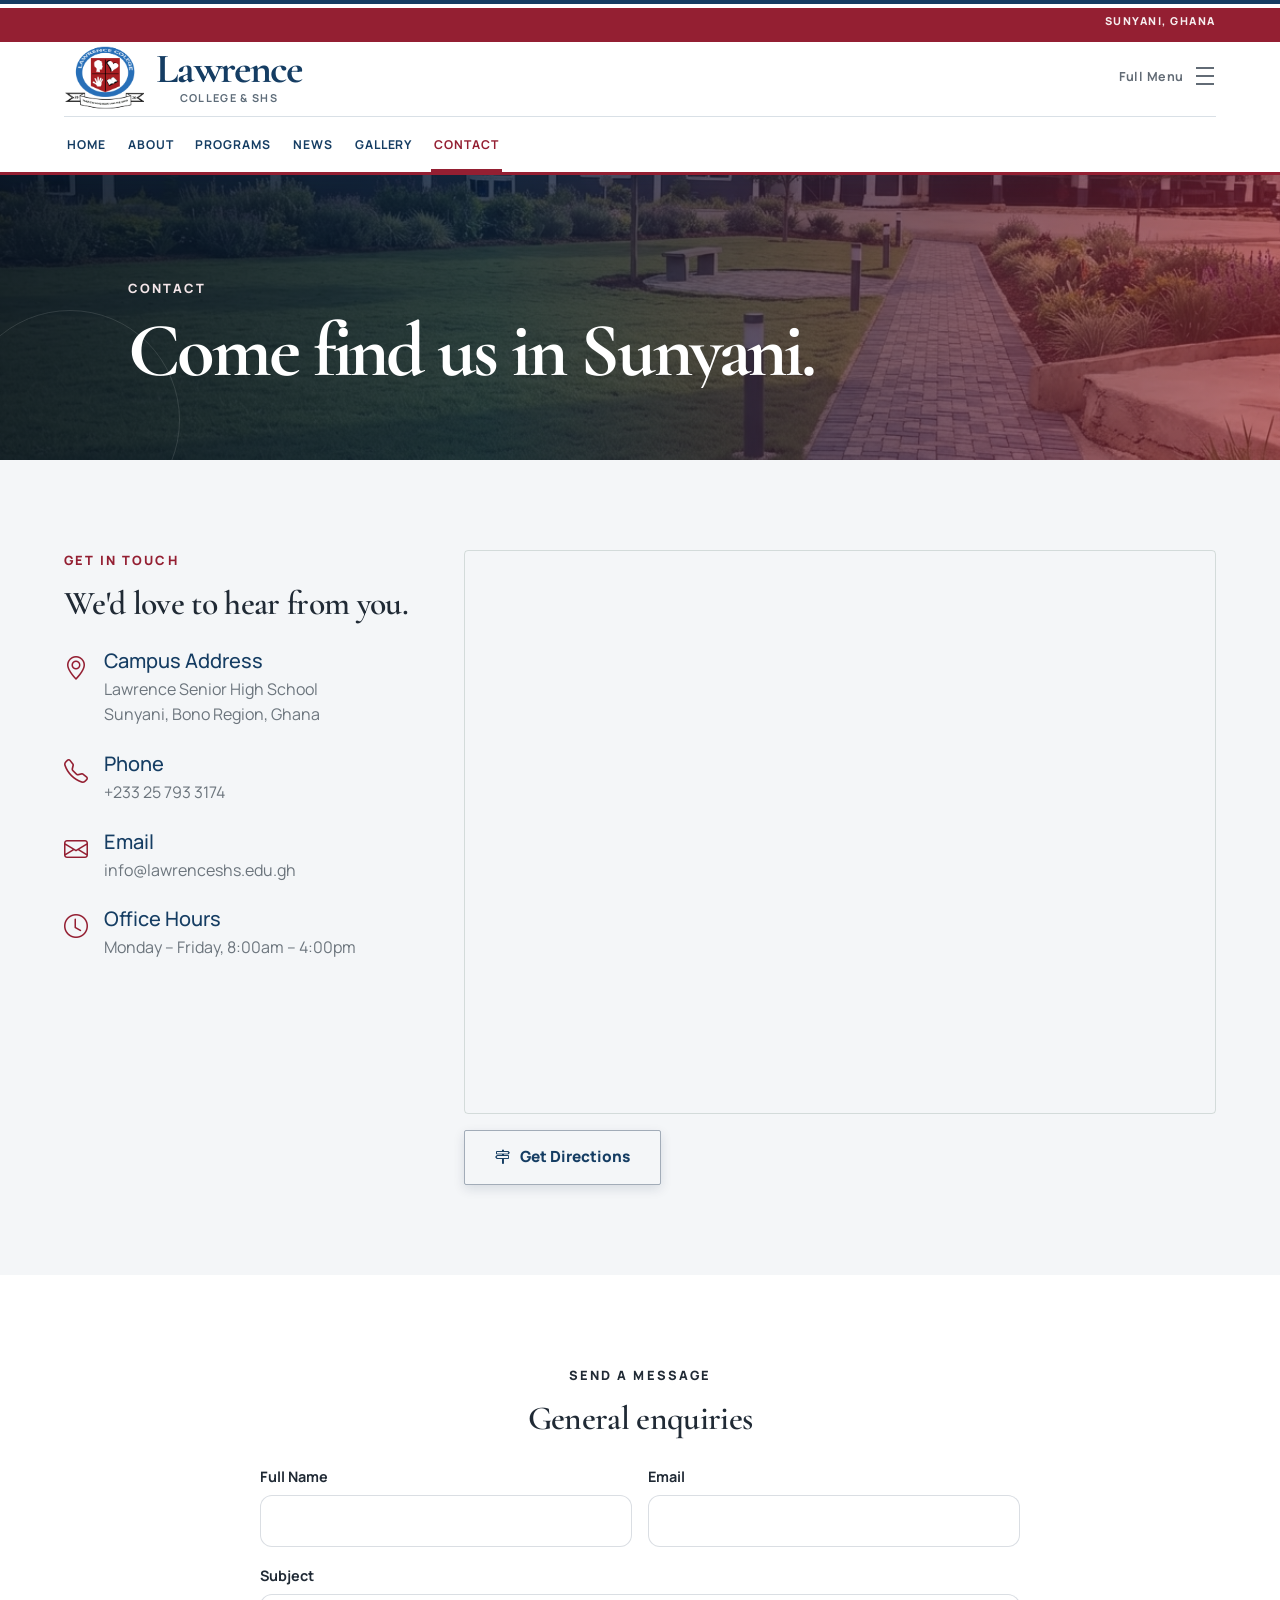
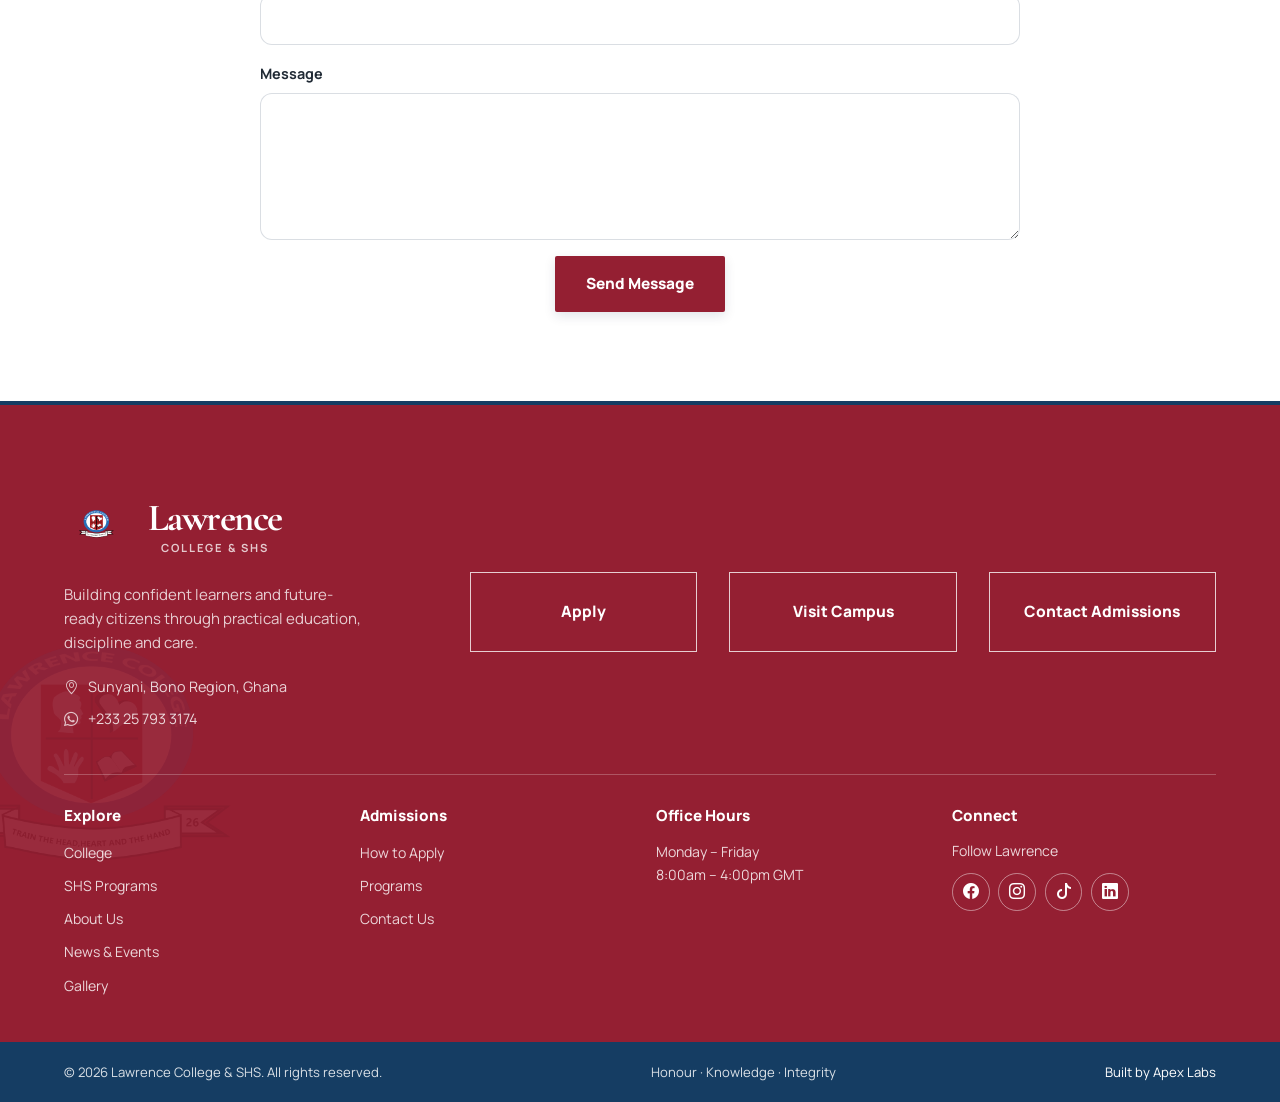
<file: Contact.html>
<!DOCTYPE html>
<html lang="en">
<head>
<meta charset="UTF-8">
<meta name="viewport" content="width=device-width, initial-scale=1">
<title>Contact Us — Lawrence Senior High School</title>
<meta name="description" content="Get in touch with Lawrence Senior High School, Sunyani. Address, phone, email and campus map.">

<link rel="icon" href="assets/lawrence-logo.png">
<link rel="stylesheet" href="vendor/bootstrap/css/bootstrap.min.css">
<link rel="stylesheet" href="vendor/bootstrap-icons/bootstrap-icons.css">
<link rel="stylesheet" href="css/style.css">
</head>
<body>

<header class="site-header">
  <div class="nav-inner">
    <a href="index.html" class="brand">
      <span class="brand-crest"><img src="assets/lawrence-logo.png" alt="Lawrence Senior High School crest"></span>
      <span class="brand-name">Lawrence<small>College &amp; SHS</small></span>
    </a>
    <div class="header-utility">
      <span>Sunyani, Ghana</span>
    </div>
    <nav class="primary-nav">
      <a href="index.html" class="compact-brand" aria-label="Lawrence College home">
        <span class="brand-crest"><img src="assets/lawrence-logo.png" alt=""></span>
      </a>
      <a href="index.html">Home</a>
      <a href="about.html">About</a>
      <a href="programs.html">Programs</a>
      <a href="news.html">News</a>
      <a href="gallery.html">Gallery</a>
      <a href="contact.html" class="is-active">Contact</a>
    </nav>
    <div class="nav-actions">
      <button class="menu-toggle" aria-label="Open menu"><span></span><span></span><span></span></button>
    </div>
  </div>
</header>

<div class="mobile-menu">
  <button class="mobile-menu-close" aria-label="Close menu">&times;</button>
  <nav>
    <a href="index.html">Home</a>
    <a href="about.html">About</a>
    <a href="programs.html">Programs</a>
    <a href="news.html">News</a>
    <a href="gallery.html">Gallery</a>
    <a href="contact.html">Contact</a>
    <a href="apply.html">Apply</a>
  </nav>
  <div class="mobile-cta">
    <a href="apply.html" class="btn-lawrence btn-lawrence-gold">Apply Now</a>
    <a href="tel:+233257933174" class="btn-lawrence btn-lawrence-outline">Call the School</a>
  </div>
</div>

<section class="page-hero page-hero-campus">
  <div class="hero-backdrop hero-backdrop--inner" aria-hidden="true"></div>
  <div class="container-page hero-reveal-content">
    <p class="eyebrow">Contact</p>
    <h1>Come find us in Sunyani.</h1>
  </div>
</section>

<section class="section">
  <div class="container-page">
    <div class="row g-5">
      <div class="col-lg-4 reveal">
        <p class="eyebrow">Get in Touch</p>
        <h2 class="font-display mb-4" style="font-size: clamp(1.6rem, 2.8vw, 2.1rem);">We'd love to hear from you.</h2>

        <div class="d-flex gap-3 mb-4">
          <i class="bi bi-geo-alt fs-4" style="color: var(--maroon);"></i>
          <div>
            <h5 class="mb-1" style="color: var(--forest-dark);">Campus Address</h5>
            <p class="text-secondary mb-0">Lawrence Senior High School<br>Sunyani, Bono Region, Ghana</p>
          </div>
        </div>

        <div class="d-flex gap-3 mb-4">
          <i class="bi bi-telephone fs-4" style="color: var(--maroon);"></i>
          <div>
            <h5 class="mb-1" style="color: var(--forest-dark);">Phone</h5>
            <p class="text-secondary mb-0"><a href="https://wa.me/233257933174" target="_blank" rel="noopener noreferrer" aria-label="Message Lawrence on WhatsApp at +233 25 793 3174">+233 25 793 3174</a></p>
          </div>
        </div>

        <div class="d-flex gap-3 mb-4">
          <i class="bi bi-envelope fs-4" style="color: var(--maroon);"></i>
          <div>
            <h5 class="mb-1" style="color: var(--forest-dark);">Email</h5>
            <p class="text-secondary mb-0"><a href="mailto:info@lawrenceshs.edu.gh">info@lawrenceshs.edu.gh</a></p>
          </div>
        </div>

        <div class="d-flex gap-3">
          <i class="bi bi-clock fs-4" style="color: var(--maroon);"></i>
          <div>
            <h5 class="mb-1" style="color: var(--forest-dark);">Office Hours</h5>
            <p class="text-secondary mb-0">Monday – Friday, 8:00am – 4:00pm</p>
          </div>
        </div>
      </div>

      <div class="col-lg-8 reveal">
        <div class="ratio ratio-4x3" style="border-radius: 4px; overflow: hidden; border: 1px solid rgba(31,67,49,0.15);">
          <iframe
            src="https://www.google.com/maps?q=Sunyani,Ghana&output=embed"
            style="border:0;"
            allowfullscreen=""
            loading="lazy"
            referrerpolicy="no-referrer-when-downgrade"
            title="Map to Lawrence Senior High School, Sunyani">
          </iframe>
        </div>
        <a href="https://www.google.com/maps?q=Sunyani,Ghana" target="_blank" rel="noopener" class="btn-lawrence btn-lawrence-outline-dark mt-3">
          <i class="bi bi-signpost-2"></i> Get Directions
        </a>
      </div>
    </div>
  </div>
</section>

<section class="section bg-white">
  <div class="container-page">
    <div class="row justify-content-center">
      <div class="col-lg-8 reveal">
        <p class="eyebrow text-center">Send a Message</p>
        <h2 class="font-display text-center mb-4" style="font-size: clamp(1.6rem, 2.8vw, 2.1rem);">General enquiries</h2>

        <form>
          <div class="row g-3">
            <div class="col-md-6">
              <label class="form-label-lawrence" for="cName">Full Name</label>
              <input type="text" class="form-control form-control-lawrence" id="cName" required>
            </div>
            <div class="col-md-6">
              <label class="form-label-lawrence" for="cEmail">Email</label>
              <input type="email" class="form-control form-control-lawrence" id="cEmail" required>
            </div>
            <div class="col-12">
              <label class="form-label-lawrence" for="cSubject">Subject</label>
              <input type="text" class="form-control form-control-lawrence" id="cSubject" required>
            </div>
            <div class="col-12">
              <label class="form-label-lawrence" for="cMessage">Message</label>
              <textarea class="form-control form-control-lawrence" id="cMessage" rows="5" required></textarea>
            </div>
            <div class="col-12 text-center">
              <button type="submit" class="btn-lawrence btn-lawrence-gold">Send Message</button>
            </div>
          </div>
        </form>
      </div>
    </div>
  </div>
</section>

<footer class="site-footer">
  <div class="footer-main">
    <div class="container-page footer-layout">
      <div class="footer-primary">
        <div class="footer-identity">
          <a href="index.html" class="footer-brand">
            <img src="assets/lawrence-logo.png" alt="Lawrence College and SHS crest">
            <span class="brand-name">Lawrence<small>College &amp; SHS</small></span>
          </a>
          <p class="footer-intro">Building confident learners and future-ready citizens through practical education, discipline and care.</p>
          <address class="footer-contact">
            <span><i class="bi bi-geo-alt" aria-hidden="true"></i>Sunyani, Bono Region, Ghana</span>
            <a href="https://wa.me/233257933174" target="_blank" rel="noopener noreferrer" aria-label="Message Lawrence on WhatsApp at +233 25 793 3174"><i class="bi bi-whatsapp" aria-hidden="true"></i>+233 25 793 3174</a>
          </address>
        </div>
        <nav class="footer-actions" aria-label="Admissions actions">
          <a class="footer-action" href="apply.html">Apply</a>
          <a class="footer-action" href="Contact.html">Visit Campus</a>
          <a class="footer-action" href="Contact.html">Contact Admissions</a>
        </nav>
      </div>
      <div class="footer-links">
        <div>
          <h2>Explore</h2>
          <ul class="footer-link-list">
            <li><a href="college.html">College</a></li>
            <li><a href="Programs.html">SHS Programs</a></li>
            <li><a href="about.html">About Us</a></li>
            <li><a href="news.html">News &amp; Events</a></li>
            <li><a href="gallery.html">Gallery</a></li>
          </ul>
        </div>
        <div>
          <h2>Admissions</h2>
          <ul class="footer-link-list">
            <li><a href="apply.html">How to Apply</a></li>
            <li><a href="Programs.html">Programs</a></li>
            <li><a href="Contact.html">Contact Us</a></li>
          </ul>
        </div>
        <div>
          <h2>Office Hours</h2>
          <p class="footer-hours">Monday – Friday<br>8:00am – 4:00pm GMT</p>
        </div>
        <div>
          <h2>Connect</h2>
          <p class="footer-social-label">Follow Lawrence</p>
          <div class="social-row">
            <a href="#" aria-label="Facebook"><i class="bi bi-facebook"></i></a>
            <a href="#" aria-label="Instagram"><i class="bi bi-instagram"></i></a>
            <a href="#" aria-label="TikTok"><i class="bi bi-tiktok"></i></a>
            <a href="https://www.linkedin.com/in/lawrence-college-a5b45743b/" target="_blank" rel="noopener noreferrer" aria-label="LinkedIn"><i class="bi bi-linkedin"></i></a>
          </div>
        </div>
      </div>
    </div>
  </div>
  <div class="footer-bottom">
    <div class="container-page footer-bottom-inner">
      <span>&copy; 2026 Lawrence College &amp; SHS. All rights reserved.</span>
      <span>Honour · Knowledge · Integrity</span>
      <a href="https://wa.me/233257933174" target="_blank" rel="noopener noreferrer" aria-label="Contact Apex Labs on WhatsApp">Built by Apex Labs</a>
    </div>
  </div>
</footer>

<script src="vendor/bootstrap/js/bootstrap.bundle.min.js"></script>
<script src="js/main.js"></script>
</body>
</html>
</file>
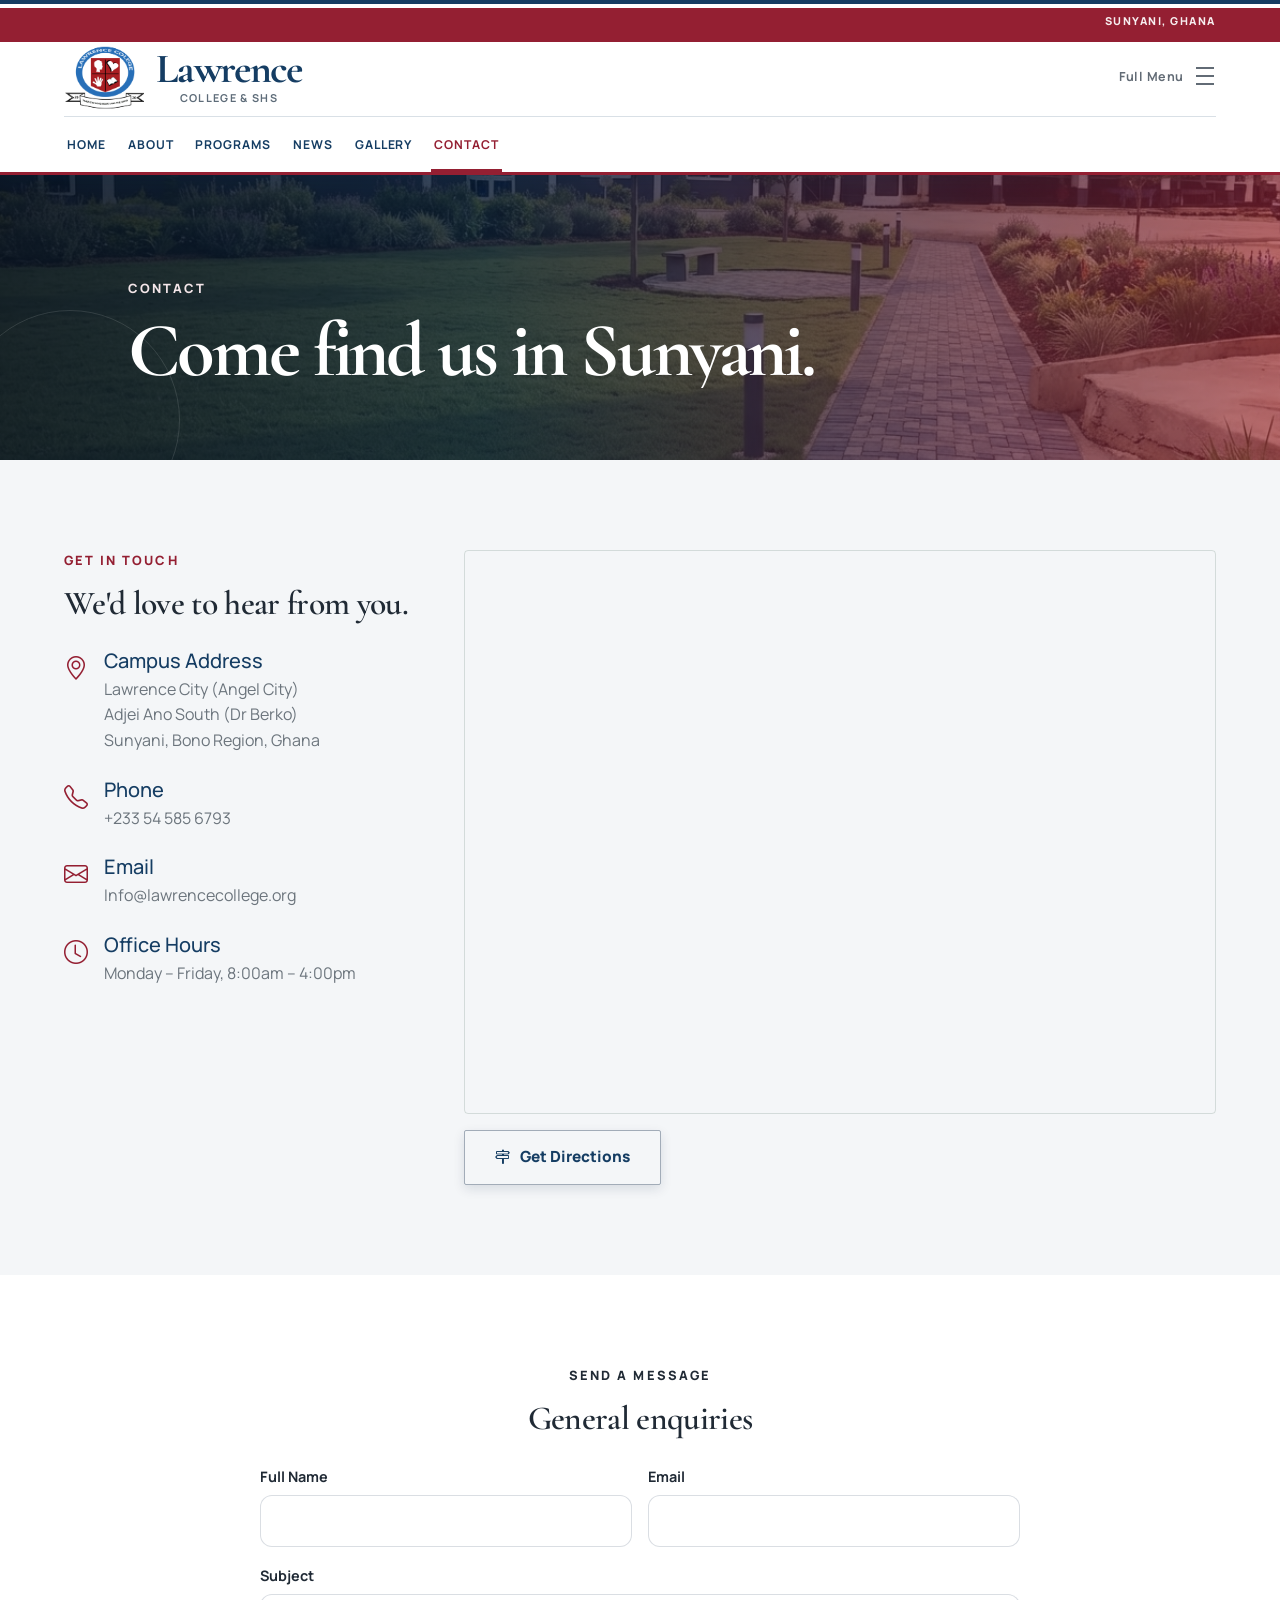
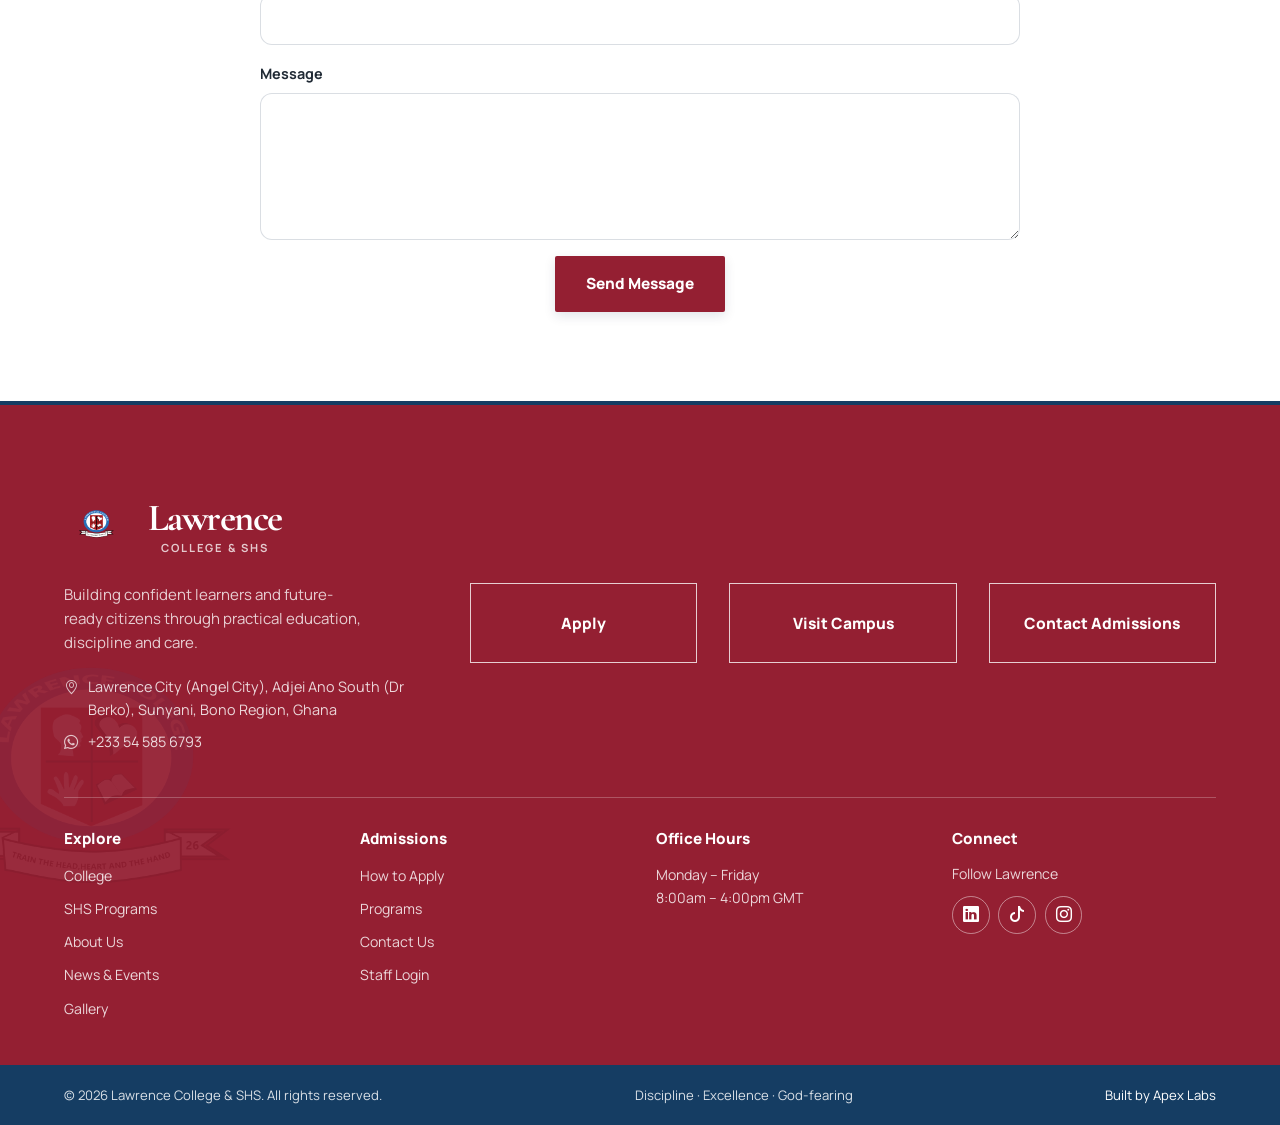
<file: contact.html>
<!DOCTYPE html>
<html lang="en">
<head>
<meta charset="UTF-8">
<meta name="viewport" content="width=device-width, initial-scale=1">
<title>Contact Lawrence College &amp; SHS — Sunyani</title>
<meta name="description" content="Find Lawrence College &amp; SHS in Sunyani, Ghana, and contact Admissions by phone, WhatsApp or email.">
<link rel="canonical" href="https://lawrencecollege.org/contact.html">
<meta property="og:type" content="website">
<meta property="og:site_name" content="Lawrence College &amp; SHS">
<meta property="og:title" content="Contact Lawrence College &amp; SHS">
<meta property="og:description" content="Find Lawrence College &amp; SHS in Sunyani, Ghana, and contact Admissions by phone, WhatsApp or email.">
<meta property="og:url" content="https://lawrencecollege.org/contact.html">
<meta property="og:image" content="https://lawrencecollege.org/assets/campus.png">
<meta name="twitter:card" content="summary_large_image">
<meta name="twitter:title" content="Contact Lawrence College &amp; SHS">
<meta name="twitter:description" content="Find Lawrence College &amp; SHS in Sunyani, Ghana, and contact Admissions by phone, WhatsApp or email.">
<meta name="twitter:image" content="https://lawrencecollege.org/assets/campus.png">

<link rel="icon" href="assets/lawrence-logo.png">
<link rel="stylesheet" href="vendor/bootstrap/css/bootstrap.min.css">
<link rel="stylesheet" href="vendor/bootstrap-icons/bootstrap-icons.css">
<link rel="stylesheet" href="css/style.css">
</head>
<body>

<!-- ============ HEADER ============ -->
<header class="site-header">
  <div class="nav-inner">
    <a href="index.html" class="brand">
      <span class="brand-crest"><img src="assets/lawrence-logo.png" alt="Lawrence Senior High School crest"></span>
      <span class="brand-name">Lawrence<small>College &amp; SHS</small></span>
    </a>
    <div class="header-utility">
      <span>Sunyani, Ghana</span>
    </div>
    <nav class="primary-nav">
      <a href="index.html" class="compact-brand" aria-label="Lawrence College home">
        <span class="brand-crest"><img src="assets/lawrence-logo.png" alt=""></span>
      </a>
      <a href="index.html">Home</a>
      <a href="about.html">About</a>
      <a href="programs.html">Programs</a>
      <a href="news.html">News</a>
      <a href="gallery.html">Gallery</a>
      <a href="contact.html" class="is-active">Contact</a>
    </nav>
    <div class="nav-actions">
      <button class="menu-toggle" aria-label="Open menu"><span></span><span></span><span></span></button>
    </div>
  </div>
</header>

<!-- ============ MOBILE MENU ============ -->
<div class="mobile-menu">
  <button class="mobile-menu-close" aria-label="Close menu">&times;</button>
  <nav>
    <a href="index.html">Home</a>
    <a href="about.html">About</a>
    <a href="programs.html">Programs</a>
    <a href="news.html">News</a>
    <a href="gallery.html">Gallery</a>
    <a href="contact.html">Contact</a>
    <a href="apply.html">Apply</a>
  </nav>
  <div class="mobile-cta">
    <a href="apply.html" class="btn-lawrence btn-lawrence-gold">Apply Now</a>
    <a href="tel:+233545856793" class="btn-lawrence btn-lawrence-outline">Call the School</a>
  </div>
</div>

<!-- ============ PAGE HERO ============ -->
<section class="page-hero page-hero-campus">
  <div class="hero-backdrop hero-backdrop--inner" aria-hidden="true"></div>
  <div class="container-page hero-reveal-content">
    <p class="eyebrow">Contact</p>
    <h1>Come find us in Sunyani.</h1>
  </div>
</section>

<!-- ============ CONTACT DETAILS + MAP ============ -->
<section class="section">
  <div class="container-page">
    <div class="row g-5">
      <div class="col-lg-4 reveal">
        <p class="eyebrow">Get in Touch</p>
        <h2 class="font-display mb-4" style="font-size: clamp(1.6rem, 2.8vw, 2.1rem);">We'd love to hear from you.</h2>

        <div class="d-flex gap-3 mb-4">
          <i class="bi bi-geo-alt fs-4" style="color: var(--maroon);"></i>
          <div>
            <h5 class="mb-1" style="color: var(--forest-dark);">Campus Address</h5>
            <p class="text-secondary mb-0">Lawrence City (Angel City)<br>Adjei Ano South (Dr Berko)<br>Sunyani, Bono Region, Ghana</p>
          </div>
        </div>

        <div class="d-flex gap-3 mb-4">
          <i class="bi bi-telephone fs-4" style="color: var(--maroon);"></i>
          <div>
            <h5 class="mb-1" style="color: var(--forest-dark);">Phone</h5>
            <p class="text-secondary mb-0"><a href="https://wa.me/233545856793" target="_blank" rel="noopener noreferrer" aria-label="Message Lawrence on WhatsApp at +233 54 585 6793">+233 54 585 6793</a></p>
          </div>
        </div>

        <div class="d-flex gap-3 mb-4">
          <i class="bi bi-envelope fs-4" style="color: var(--maroon);"></i>
          <div>
            <h5 class="mb-1" style="color: var(--forest-dark);">Email</h5>
            <p class="text-secondary mb-0"><a href="mailto:Info@lawrencecollege.org">Info@lawrencecollege.org</a></p>
          </div>
        </div>

        <div class="d-flex gap-3">
          <i class="bi bi-clock fs-4" style="color: var(--maroon);"></i>
          <div>
            <h5 class="mb-1" style="color: var(--forest-dark);">Office Hours</h5>
            <p class="text-secondary mb-0">Monday – Friday, 8:00am – 4:00pm</p>
          </div>
        </div>
      </div>

      <div class="col-lg-8 reveal">
        <!--
          MAP NOTE:
          This map search uses the updated campus address. Confirm that the
          resulting map pin matches the Lawrence Schools location.
        -->
        <div class="ratio ratio-4x3" style="border-radius: 4px; overflow: hidden; border: 1px solid rgba(31,67,49,0.15);">
          <iframe
            src="https://www.google.com/maps?q=Lawrence+City+%28Angel+City%29%2C+Adjei+Ano+South+%28Dr+Berko%29%2C+Sunyani%2C+Bono+Region%2C+Ghana&amp;output=embed"
            style="border:0;"
            allowfullscreen=""
            loading="lazy"
            referrerpolicy="no-referrer-when-downgrade"
            title="Map search for Lawrence Schools, Lawrence City (Angel City), Adjei Ano South">
          </iframe>
        </div>
        <a href="https://www.google.com/maps?q=Lawrence+City+%28Angel+City%29%2C+Adjei+Ano+South+%28Dr+Berko%29%2C+Sunyani%2C+Bono+Region%2C+Ghana" target="_blank" rel="noopener" class="btn-lawrence btn-lawrence-outline-dark mt-3">
          <i class="bi bi-signpost-2"></i> Get Directions
        </a>
      </div>
    </div>
  </div>
</section>

<!-- ============ QUICK CONTACT FORM ============ -->
<section class="section bg-white">
  <div class="container-page">
    <div class="row justify-content-center">
      <div class="col-lg-8 reveal">
        <p class="eyebrow text-center">Send a Message</p>
        <h2 class="font-display text-center mb-4" style="font-size: clamp(1.6rem, 2.8vw, 2.1rem);">General enquiries</h2>

        <form>
          <div class="row g-3">
            <div class="col-md-6">
              <label class="form-label-lawrence" for="cName">Full Name</label>
              <input type="text" class="form-control form-control-lawrence" id="cName" required>
            </div>
            <div class="col-md-6">
              <label class="form-label-lawrence" for="cEmail">Email</label>
              <input type="email" class="form-control form-control-lawrence" id="cEmail" required>
            </div>
            <div class="col-12">
              <label class="form-label-lawrence" for="cSubject">Subject</label>
              <input type="text" class="form-control form-control-lawrence" id="cSubject" required>
            </div>
            <div class="col-12">
              <label class="form-label-lawrence" for="cMessage">Message</label>
              <textarea class="form-control form-control-lawrence" id="cMessage" rows="5" required></textarea>
            </div>
            <div class="col-12 text-center">
              <button type="submit" class="btn-lawrence btn-lawrence-gold">Send Message</button>
            </div>
          </div>
        </form>
      </div>
    </div>
  </div>
</section>

<!-- ============ FOOTER ============ -->
<footer class="site-footer">
  <div class="footer-main">
    <div class="container-page footer-layout">
      <div class="footer-primary">
        <div class="footer-identity">
          <a href="index.html" class="footer-brand">
            <img src="assets/lawrence-logo.png" alt="Lawrence College and SHS crest">
            <span class="brand-name">Lawrence<small>College &amp; SHS</small></span>
          </a>
          <p class="footer-intro">Building confident learners and future-ready citizens through practical education, discipline and care.</p>
          <address class="footer-contact">
            <span><i class="bi bi-geo-alt" aria-hidden="true"></i>Lawrence City (Angel City), Adjei Ano South (Dr Berko), Sunyani, Bono Region, Ghana</span>
            <a href="https://wa.me/233545856793" target="_blank" rel="noopener noreferrer" aria-label="Message Lawrence on WhatsApp at +233 54 585 6793"><i class="bi bi-whatsapp" aria-hidden="true"></i>+233 54 585 6793</a>
          </address>
        </div>
        <nav class="footer-actions" aria-label="Admissions actions">
          <a class="footer-action" href="apply.html">Apply</a>
          <a class="footer-action" href="contact.html">Visit Campus</a>
          <a class="footer-action" href="contact.html">Contact Admissions</a>
        </nav>
      </div>
      <div class="footer-links">
        <div>
          <h2>Explore</h2>
          <ul class="footer-link-list">
            <li><a href="college.html">College</a></li>
            <li><a href="programs.html">SHS Programs</a></li>
            <li><a href="about.html">About Us</a></li>
            <li><a href="news.html">News &amp; Events</a></li>
            <li><a href="gallery.html">Gallery</a></li>
          </ul>
        </div>
        <div>
          <h2>Admissions</h2>
          <ul class="footer-link-list">
            <li><a href="apply.html">How to Apply</a></li>
            <li><a href="programs.html">Programs</a></li>
            <li><a href="contact.html">Contact Us</a></li>
            <li><a href="admin/login.html">Staff Login</a></li>
          </ul>
        </div>
        <div>
          <h2>Office Hours</h2>
          <p class="footer-hours">Monday – Friday<br>8:00am – 4:00pm GMT</p>
        </div>
        <div>
          <h2>Connect</h2>
          <p class="footer-social-label">Follow Lawrence</p>
          <div class="social-row">
            <a href="https://www.linkedin.com/in/lawrence-college-a5b45743b/" target="_blank" rel="noopener noreferrer" aria-label="LinkedIn"><i class="bi bi-linkedin"></i></a>
            <a href="https://www.tiktok.com/@lawrencecollege0" target="_blank" rel="noopener noreferrer" aria-label="TikTok"><i class="bi bi-tiktok"></i></a>
            <a href="https://www.instagram.com/college.lawrence/" target="_blank" rel="noopener noreferrer" aria-label="Instagram"><i class="bi bi-instagram"></i></a>
          </div>
        </div>
      </div>
    </div>
  </div>
  <div class="footer-bottom">
    <div class="container-page footer-bottom-inner">
      <span>&copy; 2026 Lawrence College &amp; SHS. All rights reserved.</span>
      <span>Discipline · Excellence · God-fearing</span>
      <a href="https://wa.me/233257933174" target="_blank" rel="noopener noreferrer" aria-label="Contact Apex Labs on WhatsApp">Built by Apex Labs</a>
    </div>
  </div>
</footer>

<script src="vendor/bootstrap/js/bootstrap.bundle.min.js"></script>
<script src="js/main.js"></script>
</body>
</html>
</file>
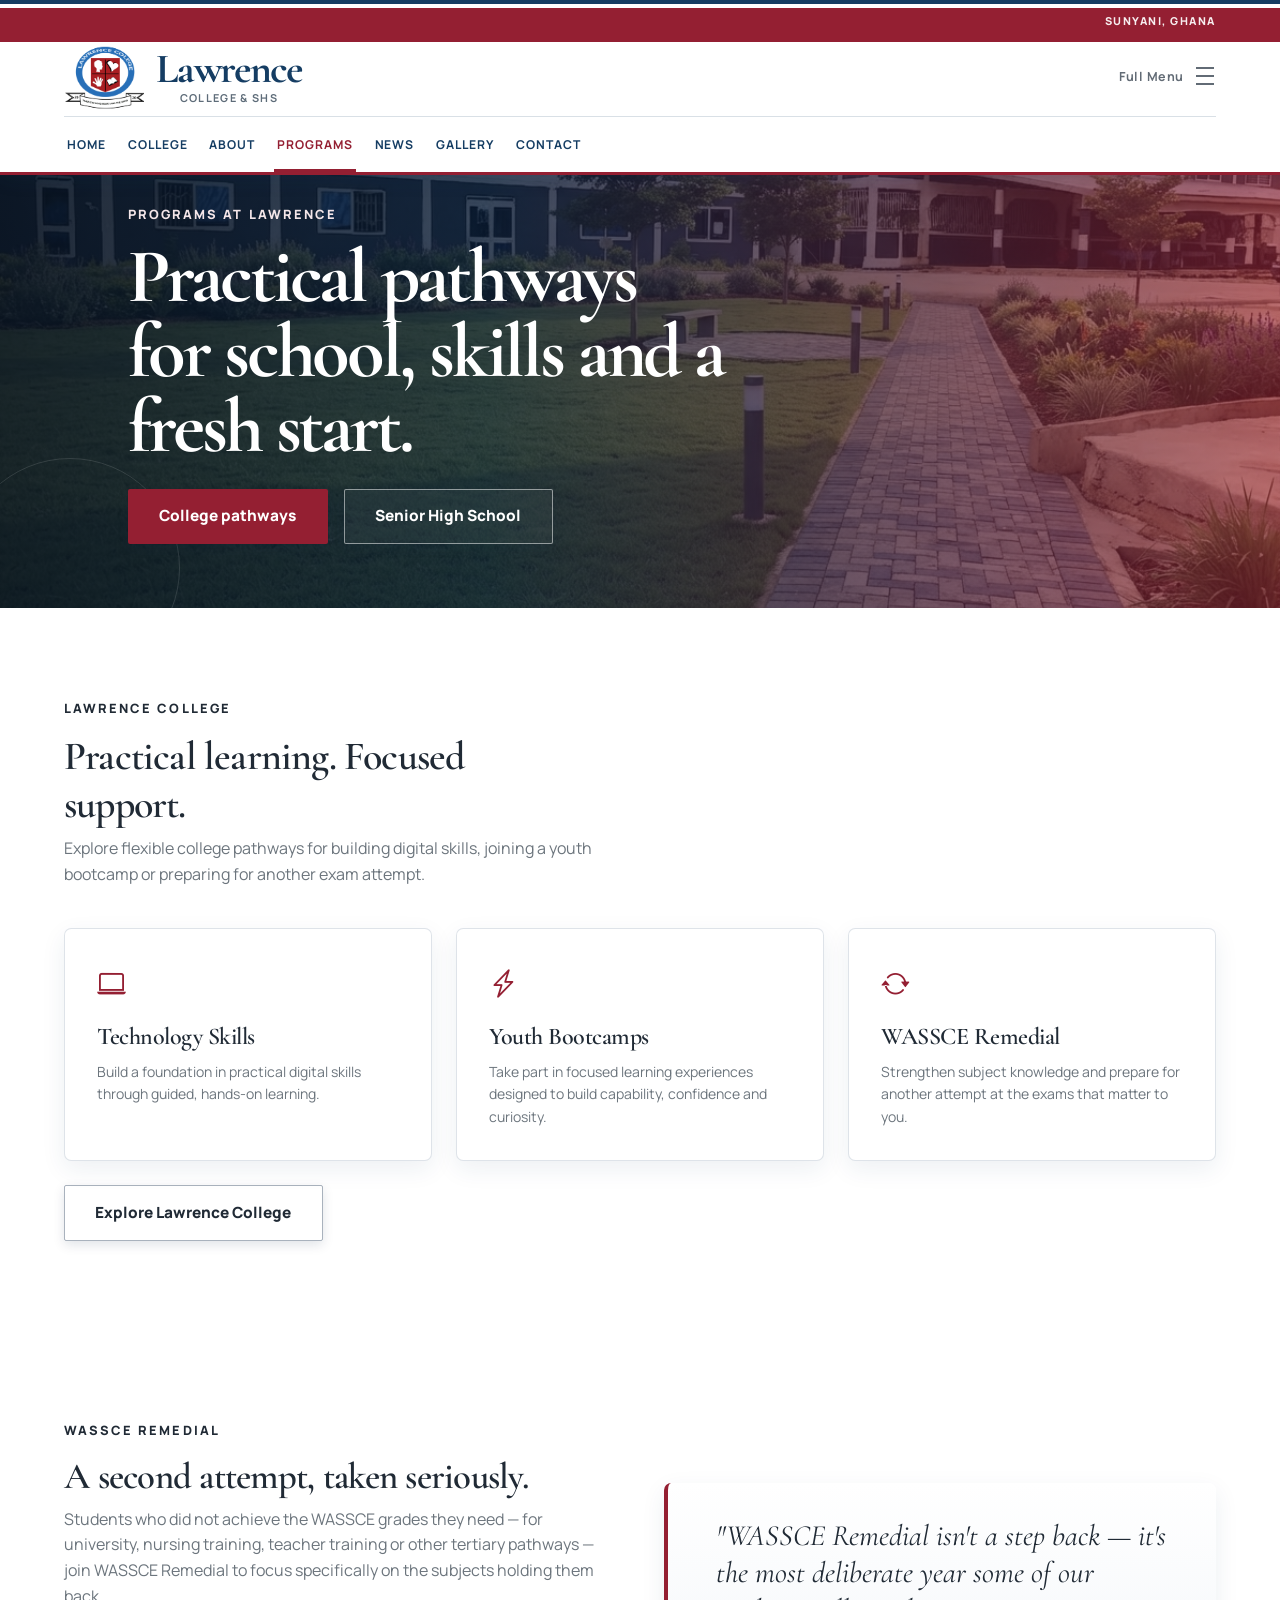
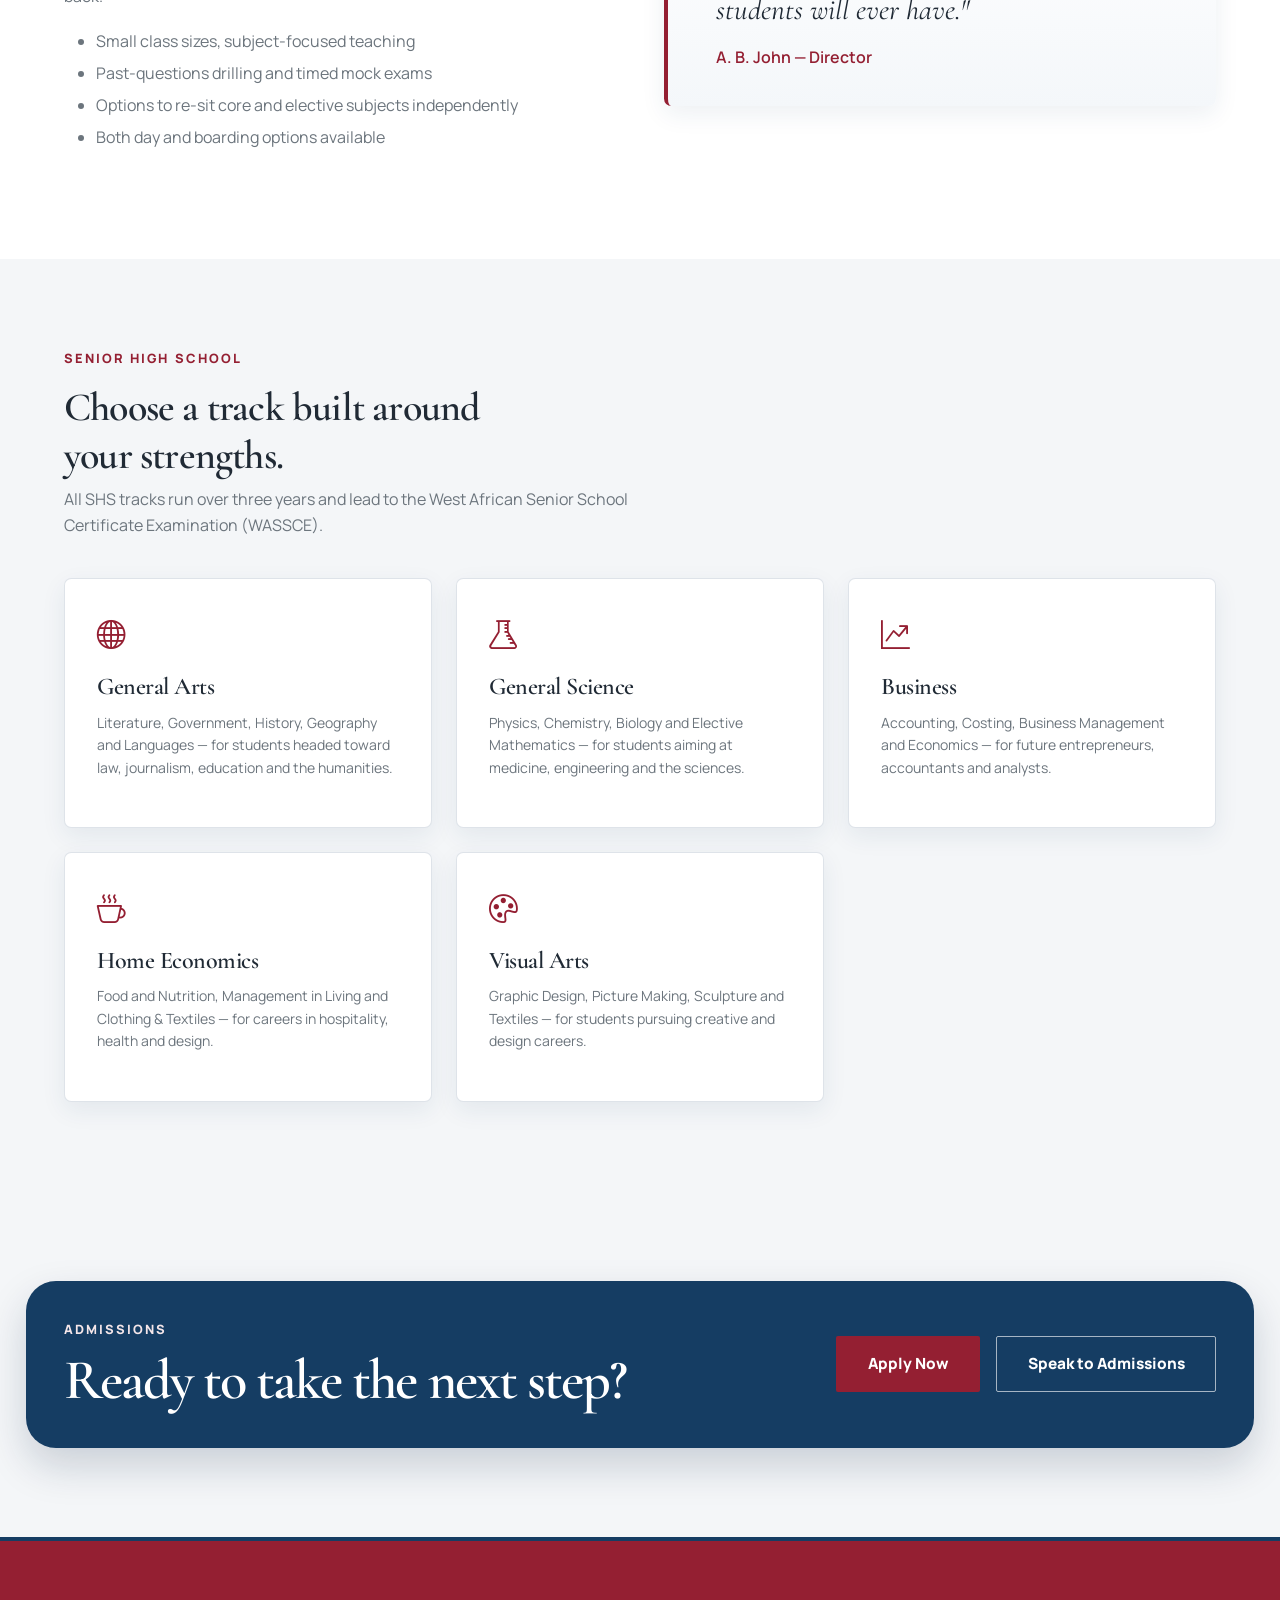
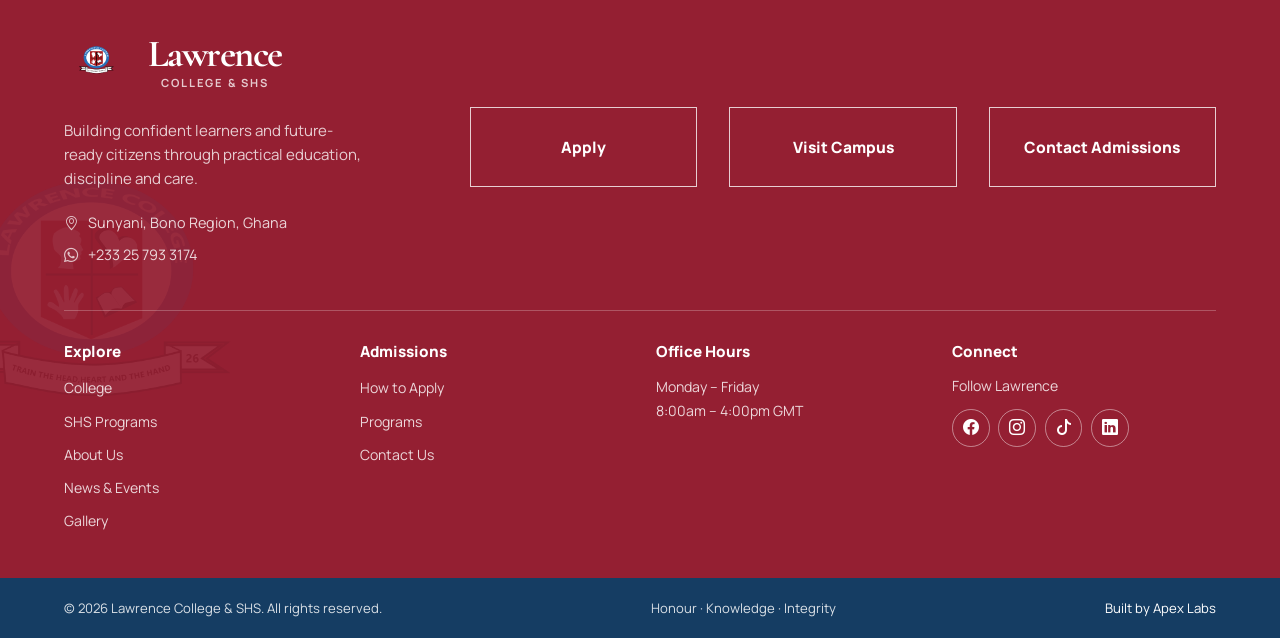
<file: Programs.html>
<!DOCTYPE html>
<html lang="en">
<head>
<meta charset="UTF-8">
<meta name="viewport" content="width=device-width, initial-scale=1">
<title>Programs — Lawrence College &amp; SHS</title>
<meta name="description" content="Explore college pathways, WASSCE Remedial support, and Senior High School tracks at Lawrence College &amp; SHS in Sunyani.">

<link rel="icon" href="assets/lawrence-logo.png">
<link rel="stylesheet" href="vendor/bootstrap/css/bootstrap.min.css">
<link rel="stylesheet" href="vendor/bootstrap-icons/bootstrap-icons.css">
<link rel="stylesheet" href="css/style.css">
</head>
<body>

<header class="site-header">
  <div class="nav-inner">
    <a href="index.html" class="brand">
      <span class="brand-crest"><img src="assets/lawrence-logo.png" alt="Lawrence College and SHS crest"></span>
      <span class="brand-name">Lawrence<small>College &amp; SHS</small></span>
    </a>
    <div class="header-utility">
      <span>Sunyani, Ghana</span>
    </div>
    <nav class="primary-nav">
      <a href="index.html" class="compact-brand" aria-label="Lawrence College home">
        <span class="brand-crest"><img src="assets/lawrence-logo.png" alt=""></span>
      </a>
      <a href="index.html">Home</a>
      <a href="college.html">College</a>
      <a href="about.html">About</a>
      <a href="programs.html" class="is-active">Programs</a>
      <a href="news.html">News</a>
      <a href="gallery.html">Gallery</a>
      <a href="contact.html">Contact</a>
    </nav>
    <div class="nav-actions">
      <button class="menu-toggle" aria-label="Open menu"><span></span><span></span><span></span></button>
    </div>
  </div>
</header>

<div class="mobile-menu">
  <button class="mobile-menu-close" aria-label="Close menu">&times;</button>
  <nav>
    <a href="index.html">Home</a>
    <a href="college.html">College</a>
    <a href="about.html">About</a>
    <a href="programs.html">Programs</a>
    <a href="news.html">News</a>
    <a href="gallery.html">Gallery</a>
    <a href="contact.html">Contact</a>
    <a href="apply.html">Apply</a>
  </nav>
  <div class="mobile-cta">
    <a href="apply.html" class="btn-lawrence btn-lawrence-gold">Apply Now</a>
    <a href="tel:+233257933174" class="btn-lawrence btn-lawrence-outline">Call the School</a>
  </div>
</div>

<section class="page-hero page-hero-campus">
  <div class="hero-backdrop hero-backdrop--inner" aria-hidden="true"></div>
  <div class="container-page hero-reveal-content">
    <p class="eyebrow">Programs at Lawrence</p>
    <h1>Practical pathways for school, skills and a fresh start.</h1>
    <div class="d-flex flex-wrap gap-3 mt-4">
      <a href="#college-programs" class="btn-lawrence btn-lawrence-gold">College pathways</a>
      <a href="#shs-tracks" class="btn-lawrence btn-lawrence-outline">Senior High School</a>
    </div>
  </div>
</section>

<section class="section bg-white" id="college-programs">
  <div class="container-page">
    <p class="eyebrow reveal">Lawrence College</p>
    <h2 class="font-display reveal" style="font-size: clamp(1.8rem, 3.2vw, 2.5rem); max-width: 24ch;">Practical learning. Focused support.</h2>
    <p class="text-secondary reveal mt-2" style="max-width: 60ch;">Explore flexible college pathways for building digital skills, joining a youth bootcamp or preparing for another exam attempt.</p>

    <div class="row g-4 mt-2">
      <div class="col-md-6 col-lg-4 reveal">
        <article class="pathway-card h-100">
          <i class="bi bi-laptop" aria-hidden="true"></i>
          <h3>Technology Skills</h3>
          <p class="text-secondary small mb-0">Build a foundation in practical digital skills through guided, hands-on learning.</p>
        </article>
      </div>
      <div class="col-md-6 col-lg-4 reveal">
        <article class="pathway-card h-100">
          <i class="bi bi-lightning-charge" aria-hidden="true"></i>
          <h3>Youth Bootcamps</h3>
          <p class="text-secondary small mb-0">Take part in focused learning experiences designed to build capability, confidence and curiosity.</p>
        </article>
      </div>
      <div class="col-md-6 col-lg-4 reveal">
        <article class="pathway-card h-100">
          <i class="bi bi-arrow-repeat" aria-hidden="true"></i>
          <h3>WASSCE Remedial</h3>
          <p class="text-secondary small mb-0">Strengthen subject knowledge and prepare for another attempt at the exams that matter to you.</p>
        </article>
      </div>
    </div>
    <a href="college.html" class="btn-lawrence btn-lawrence-outline-dark mt-4">Explore Lawrence College</a>
  </div>
</section>

<section class="section bg-white">
  <div class="container-page">
    <div class="row g-5 align-items-center">
      <div class="col-lg-6 reveal">
        <p class="eyebrow">WASSCE Remedial</p>
        <h2 class="font-display" style="font-size: clamp(1.7rem, 3vw, 2.3rem);">A second attempt, taken seriously.</h2>
        <p class="text-secondary mt-2">Students who did not achieve the WASSCE grades they need — for university, nursing training, teacher training or other tertiary pathways — join WASSCE Remedial to focus specifically on the subjects holding them back.</p>
        <ul class="text-secondary mt-3" style="line-height: 2;">
          <li>Small class sizes, subject-focused teaching</li>
          <li>Past-questions drilling and timed mock exams</li>
          <li>Options to re-sit core and elective subjects independently</li>
          <li>Both day and boarding options available</li>
        </ul>
      </div>
      <div class="col-lg-6 reveal">
        <div class="quote-block">
          <p class="quote-text">"WASSCE Remedial isn't a step back — it's the most deliberate year some of our students will ever have."</p>
          <p class="mt-3 mb-0 fw-semibold" style="color: var(--maroon);">A. B. John — Director</p>
        </div>
      </div>
    </div>
  </div>
</section>

<section class="section" id="shs-tracks">
  <div class="container-page">
    <p class="eyebrow reveal">Senior High School</p>
    <h2 class="font-display reveal" style="font-size: clamp(1.8rem, 3.2vw, 2.5rem); max-width: 24ch;">Choose a track built around your strengths.</h2>
    <p class="text-secondary reveal mt-2" style="max-width: 60ch;">All SHS tracks run over three years and lead to the West African Senior School Certificate Examination (WASSCE).</p>

    <div class="row g-4 mt-2">
      <div class="col-md-6 col-lg-4 reveal">
        <div class="pathway-card h-100">
          <i class="bi bi-globe"></i>
          <h3>General Arts</h3>
          <p class="text-secondary small">Literature, Government, History, Geography and Languages — for students headed toward law, journalism, education and the humanities.</p>
        </div>
      </div>
      <div class="col-md-6 col-lg-4 reveal">
        <div class="pathway-card h-100">
          <i class="bi bi-flask"></i>
          <h3>General Science</h3>
          <p class="text-secondary small">Physics, Chemistry, Biology and Elective Mathematics — for students aiming at medicine, engineering and the sciences.</p>
        </div>
      </div>
      <div class="col-md-6 col-lg-4 reveal">
        <div class="pathway-card h-100">
          <i class="bi bi-graph-up-arrow"></i>
          <h3>Business</h3>
          <p class="text-secondary small">Accounting, Costing, Business Management and Economics — for future entrepreneurs, accountants and analysts.</p>
        </div>
      </div>
      <div class="col-md-6 col-lg-4 reveal">
        <div class="pathway-card h-100">
          <i class="bi bi-cup-hot"></i>
          <h3>Home Economics</h3>
          <p class="text-secondary small">Food and Nutrition, Management in Living and Clothing &amp; Textiles — for careers in hospitality, health and design.</p>
        </div>
      </div>
      <div class="col-md-6 col-lg-4 reveal">
        <div class="pathway-card h-100">
          <i class="bi bi-palette"></i>
          <h3>Visual Arts</h3>
          <p class="text-secondary small">Graphic Design, Picture Making, Sculpture and Textiles — for students pursuing creative and design careers.</p>
        </div>
      </div>
    </div>
  </div>
</section>

<section class="section banner-cta">
  <div class="container-page">
    <div class="cta-panel reveal">
      <div>
        <p class="eyebrow">Admissions</p>
        <h2 class="font-display">Ready to take the next step?</h2>
      </div>
      <div class="cta-actions">
        <a href="apply.html" class="btn-lawrence btn-lawrence-gold">Apply Now</a>
        <a href="Contact.html" class="btn-lawrence btn-lawrence-outline-dark">Speak to Admissions</a>
      </div>
    </div>
  </div>
</section>

<footer class="site-footer">
  <div class="footer-main">
    <div class="container-page footer-layout">
      <div class="footer-primary">
        <div class="footer-identity">
          <a href="index.html" class="footer-brand">
            <img src="assets/lawrence-logo.png" alt="Lawrence College and SHS crest">
            <span class="brand-name">Lawrence<small>College &amp; SHS</small></span>
          </a>
          <p class="footer-intro">Building confident learners and future-ready citizens through practical education, discipline and care.</p>
          <address class="footer-contact">
            <span><i class="bi bi-geo-alt" aria-hidden="true"></i>Sunyani, Bono Region, Ghana</span>
            <a href="https://wa.me/233257933174" target="_blank" rel="noopener noreferrer" aria-label="Message Lawrence on WhatsApp at +233 25 793 3174"><i class="bi bi-whatsapp" aria-hidden="true"></i>+233 25 793 3174</a>
          </address>
        </div>
        <nav class="footer-actions" aria-label="Admissions actions">
          <a class="footer-action" href="apply.html">Apply</a>
          <a class="footer-action" href="Contact.html">Visit Campus</a>
          <a class="footer-action" href="Contact.html">Contact Admissions</a>
        </nav>
      </div>
      <div class="footer-links">
        <div>
          <h2>Explore</h2>
          <ul class="footer-link-list">
            <li><a href="college.html">College</a></li>
            <li><a href="Programs.html">SHS Programs</a></li>
            <li><a href="about.html">About Us</a></li>
            <li><a href="news.html">News &amp; Events</a></li>
            <li><a href="gallery.html">Gallery</a></li>
          </ul>
        </div>
        <div>
          <h2>Admissions</h2>
          <ul class="footer-link-list">
            <li><a href="apply.html">How to Apply</a></li>
            <li><a href="Programs.html">Programs</a></li>
            <li><a href="Contact.html">Contact Us</a></li>
          </ul>
        </div>
        <div>
          <h2>Office Hours</h2>
          <p class="footer-hours">Monday – Friday<br>8:00am – 4:00pm GMT</p>
        </div>
        <div>
          <h2>Connect</h2>
          <p class="footer-social-label">Follow Lawrence</p>
          <div class="social-row">
            <a href="#" aria-label="Facebook"><i class="bi bi-facebook"></i></a>
            <a href="#" aria-label="Instagram"><i class="bi bi-instagram"></i></a>
            <a href="#" aria-label="TikTok"><i class="bi bi-tiktok"></i></a>
            <a href="https://www.linkedin.com/in/lawrence-college-a5b45743b/" target="_blank" rel="noopener noreferrer" aria-label="LinkedIn"><i class="bi bi-linkedin"></i></a>
          </div>
        </div>
      </div>
    </div>
  </div>
  <div class="footer-bottom">
    <div class="container-page footer-bottom-inner">
      <span>&copy; 2026 Lawrence College &amp; SHS. All rights reserved.</span>
      <span>Honour · Knowledge · Integrity</span>
      <a href="https://wa.me/233257933174" target="_blank" rel="noopener noreferrer" aria-label="Contact Apex Labs on WhatsApp">Built by Apex Labs</a>
    </div>
  </div>
</footer>

<script src="vendor/bootstrap/js/bootstrap.bundle.min.js"></script>
<script src="js/main.js"></script>
</body>
</html>
</file>
<file: css/style.css>
/* ==========================================================================
  Lawrence Senior High School — core stylesheet
  Loaded AFTER vendor/bootstrap/css/bootstrap.min.css
  ========================================================================== */

@import url('https://fonts.googleapis.com/css2?family=Cormorant+Garamond:wght@500;600;700&family=Manrope:wght@400;500;600;700;800&display=swap');

:root {
  --white: #ffffff;
  --maroon: #941f32;
  --gold: #941f32;
  --gold-light: #f4e6e9;
  --navy-900: #153d63;
  --navy-800: #1e5684;
  --navy-700: #2871b9;
  --maroon-700: #941f32;
  --maroon-600: #ad2638;
  --gold-500: #941f32;
  --gold-300: #f0dfe3;
  --forest: #1e5684;
  --forest-dark: #153d63;
  --paper: #ffffff;
  --paper-strong: #f1f4f7;
  --surface: rgba(255,255,255,0.96);
  --surface-soft: rgba(255,255,255,0.84);
  --ghost: rgba(255,255,255,0.08);
  --text: #202a35;
  --text-soft: #5e6c79;
  --border: rgba(21,61,99,0.12);
  --shadow: rgba(21,61,99,0.1);
  --hero-gradient: linear-gradient(135deg, var(--navy-900) 0%, var(--navy-800) 65%, var(--maroon-700) 100%);
  --footer-bg: linear-gradient(180deg, #153d63 0%, #102f4e 100%);
  --header-bg: rgba(21,61,99,0.97);
  --header-solid: rgba(21,61,99,0.98);
  --font-display: 'Cormorant Garamond', Georgia, serif;
  --font-body: 'Manrope', 'Segoe UI', sans-serif;
  --nav-height: 140px;
  --container-pad: clamp(1.5rem, 5vw, 4rem);
}

body[data-theme="dark"] {
  --maroon: #e29ab0;
  --maroon-700: #d9809e;
  --maroon-600: #dd9cb0;
  --paper: #0c1b2d;
  --paper-strong: #11253f;
  --surface: rgba(18,35,57,0.72);
  --surface-soft: rgba(22,40,66,0.84);
  --ghost: rgba(255,255,255,0.06);
  --text: #edf3ff;
  --text-soft: rgba(237,243,255,0.72);
  --border: rgba(237,243,255,0.08);
  --shadow: rgba(2,7,17,0.46);
  --hero-gradient: linear-gradient(135deg, #071b30 0%, #102d4d 38%, #2a1a36 100%);
  --footer-bg: linear-gradient(180deg, #102745 0%, #0d1d34 100%);
  --header-bg: rgba(21,61,99,0.97);
  --header-solid: rgba(16,47,78,0.98);
}

* { box-sizing: border-box; }

html { scroll-behavior: smooth; }
@media (prefers-reduced-motion: reduce) {
  html { scroll-behavior: auto; }
  *, *::before, *::after { animation-duration: 0.01ms !important; transition-duration: 0.01ms !important; scroll-behavior: auto !important; }
}

body {
  position: relative;
  font-family: var(--font-body);
  color: var(--text);
  background: var(--white);
  line-height: 1.6;
  overflow-x: hidden;
}

body[data-theme="dark"] {
  background:
    radial-gradient(circle at top left, rgba(30,86,132,0.12), transparent 22%),
    linear-gradient(180deg, var(--paper) 0%, #091827 100%);
}

body::before,
body::after {
  content: '';
  position: fixed;
  width: 420px;
  height: 420px;
  border-radius: 50%;
  filter: blur(65px);
  opacity: 0.4;
  pointer-events: none;
  z-index: -1;
}

body::before {
  top: -160px;
  left: -80px;
  background: rgba(120,29,58,0.12);
}

body::after {
  right: -130px;
  bottom: -150px;
  background: rgba(19,55,98,0.26);
}

::selection {
  background: rgba(120,29,58,0.18);
  color: var(--navy-900);
}

h1, h2, h3, h4, .font-display {
  font-family: var(--font-display);
  font-weight: 600;
  color: var(--text);
  letter-spacing: -0.02em;
}

a { color: inherit; text-decoration: none; }

.container-page {
  padding-left: var(--container-pad);
  padding-right: var(--container-pad);
  max-width: 1360px;
  margin: 0 auto;
}

.section { padding: clamp(4rem, 8vw, 7rem) 0; }
.section-tight { padding: clamp(2.5rem, 5vw, 4rem) 0; }

.eyebrow {
  font-family: var(--font-body);
  font-weight: 800;
  font-size: 0.8rem;
  letter-spacing: 0.14em;
  text-transform: uppercase;
  color: var(--maroon);
}

.page-hero .eyebrow,
.gallery-hero .eyebrow,
.cta-panel .eyebrow,
.banner-cta .eyebrow,
.news-panel--navy .eyebrow,
.news-panel--maroon .eyebrow,
.section-dark .eyebrow,
.dark-panel .eyebrow,
section[style*="background: var(--forest-dark)"] .eyebrow,
body[data-theme="dark"] .eyebrow {
  color: var(--gold-light) !important;
}

section[style*="background: var(--forest-dark)"] h2,
section[style*="background: var(--forest-dark)"] h3,
section[style*="background: var(--forest-dark)"] p,
section[style*="background: var(--forest-dark)"] li,
section[style*="background: var(--forest-dark)"] .btn-lawrence-outline,
section[style*="background: var(--forest-dark)"] .btn-lawrence-outline-dark,
section[style*="background: var(--forest-dark)"] .text-white,
section[style*="background: var(--forest-dark)"] .text-white-50,
section[style*="background: var(--forest-dark)"] .mt-2 {
  color: rgba(255,255,255,0.9) !important;
}

.btn-lawrence {
  display: inline-flex;
  align-items: center;
  justify-content: center;
  gap: 0.6rem;
  padding: 0.9rem 1.9rem;
  border-radius: 999px;
  font-weight: 800;
  font-size: 0.96rem;
  border: 1.5px solid transparent;
  transition: transform .2s ease, box-shadow .25s ease, background-color .25s ease, color .25s ease, border-color .25s ease;
  box-shadow: 0 10px 18px rgba(11,35,68,0.12);
}
.btn-lawrence:hover {
  transform: translateY(-2px);
  box-shadow: 0 16px 22px rgba(11,35,68,0.18);
}

.btn-lawrence-gold {
  background: var(--maroon);
  color: var(--white);
}
.btn-lawrence-gold:hover { background: var(--maroon-600); color: var(--white); }

.btn-lawrence-outline {
  background: rgba(255,255,255,0.04);
  border-color: rgba(255,255,255,0.5);
  color: var(--white);
}
.btn-lawrence-outline:hover { background: rgba(255,255,255,0.12); color: var(--white); }

.btn-lawrence-outline-dark {
  background: transparent;
  border-color: rgba(11,35,68,0.35);
  color: var(--navy-900);
}
body[data-theme="dark"] .btn-lawrence-outline-dark {
  border-color: rgba(255,255,255,0.24);
  color: var(--white);
}
.btn-lawrence-outline-dark:hover { background: var(--navy-900); color: var(--white); }

.theme-switch {
  width: 42px;
  height: 42px;
  display: inline-flex;
  align-items: center;
  justify-content: center;
  border-radius: 50%;
  border: 1px solid rgba(255,255,255,0.18);
  background: rgba(255,255,255,0.06);
  color: var(--white);
  transition: background .25s ease, transform .25s ease, border-color .25s ease;
}
.theme-switch:hover {
  transform: translateY(-2px);
  border-color: rgba(30,86,132,0.55);
  background: rgba(30,86,132,0.12);
}
.theme-switch .theme-icon {
  display: inline-block;
  transform: rotate(0deg);
  transition: transform .3s ease;
}
body[data-theme="dark"] .theme-switch .theme-icon {
  transform: rotate(180deg);
}

.site-header {
  position: fixed;
  top: 0;
  left: 0;
  right: 0;
  z-index: 1200;
  border-top: 4px solid var(--navy-900);
  border-bottom: 3px solid var(--maroon);
  background: var(--white);
  box-shadow: 0 6px 18px rgba(21,61,99,0.08);
  transition: box-shadow .25s ease;
}

.site-header.is-scrolled,
.site-header.is-solid {
  background: var(--white);
}

.site-header .nav-inner {
  display: grid;
  grid-template-columns: minmax(0, 1fr) auto;
  grid-template-rows: 82px 58px;
  grid-template-areas:
    "brand utility"
    "navigation actions";
  max-width: 1440px;
  margin: 0 auto;
  padding: 0 var(--container-pad);
  align-items: center;
  transition: grid-template-rows .4s cubic-bezier(.2,.7,.2,1);
}

.brand-meta {
  display: contents;
}

.brand {
  display: inline-flex;
  align-items: center;
  gap: .75rem;
  color: var(--white);
  flex-shrink: 0;
}

.site-header .brand,
.site-header .brand-name {
  color: var(--navy-900);
}

.site-header .brand-name small {
  color: var(--text-soft);
  margin-top: .3rem;
  font-size: .68rem;
  letter-spacing: .12em;
}

.site-header .brand,
.site-header .brand-meta > .brand {
  grid-area: brand;
  justify-self: start;
  transition: opacity .25s ease, transform .35s ease;
}

.brand img {
  width: 42px;
  height: 42px;
  object-fit: contain;
}

.site-header .brand-crest,
.mobile-menu .brand-crest {
  position: relative;
  display: block;
  flex: 0 0 80px;
  width: 80px;
  height: 68px;
  overflow: hidden;
}

.site-header .brand-crest img,
.mobile-menu .brand-crest img {
  position: absolute;
  left: -10px;
  top: -36px;
  width: 110px;
  height: auto;
}

.site-header .brand-crest img {
  max-width: none;
}

.brand-name {
  font-family: var(--font-display);
  font-size: clamp(1.4rem, 2vw, 2.1rem);
  line-height: .9;
  font-weight: 600;
  letter-spacing: -.04em;
  color: var(--white);
}

.site-header .brand-name {
  font-size: clamp(2.6rem, 3vw, 3.2rem);
  line-height: .86;
  font-weight: 700;
}

.site-header .brand-name {
  color: var(--navy-900);
}

.site-header .brand-name small {
  text-align: center;
}

.brand-name small {
  display: block;
  font-family: var(--font-body);
  font-size: .62rem;
  letter-spacing: .14em;
  text-transform: uppercase;
  color: rgba(255,255,255,0.82);
  margin-top: .15rem;
}

.header-utility,
.top-contact {
  grid-area: utility;
  display: flex;
  align-items: center;
  justify-self: end;
  align-self: stretch;
  gap: clamp(1rem, 2.5vw, 2.25rem);
}

.header-utility {
  color: #626b75;
  font-size: .72rem;
  font-weight: 800;
  letter-spacing: .12em;
  text-transform: uppercase;
}

.header-utility a {
  color: inherit;
  transition: color .2s ease;
}

.header-utility a:hover,
.header-utility a:focus-visible {
  color: var(--maroon);
}

.top-contact {
  gap: clamp(1rem, 2vw, 1.75rem);
}

.top-contact .meta-pill {
  padding: 0;
  border: 0;
  border-radius: 0;
  background: transparent;
  color: #626b75;
  font-size: .68rem;
}

.meta-pill {
  display: inline-flex;
  align-items: center;
  gap: .45rem;
  padding: .48rem .8rem;
  border-radius: 999px;
  background: rgba(255,255,255,0.08);
  border: 1px solid rgba(255,255,255,0.16);
  color: rgba(255,255,255,0.92);
  font-size: .7rem;
  font-weight: 700;
  letter-spacing: .08em;
  text-transform: uppercase;
}

.primary-nav {
  grid-area: navigation;
  display: flex;
  align-items: stretch;
  align-self: stretch;
  min-width: 0;
  gap: clamp(.45rem, 1.2vw, 1.35rem);
  border-top: 1px solid rgba(21,61,99,0.16);
}

.primary-nav > a:not(.compact-brand) {
  position: relative;
  display: inline-flex;
  align-items: center;
  color: var(--navy-900);
  text-transform: uppercase;
  letter-spacing: .08em;
  font-size: .76rem;
  font-weight: 700;
  padding: .7rem .2rem;
  white-space: nowrap;
  transition: color .2s ease;
}

.primary-nav > a:not(.compact-brand):hover,
.primary-nav > a:not(.compact-brand).is-active {
  color: var(--maroon);
}

.primary-nav > a:not(.compact-brand)::after {
  content: '';
  position: absolute;
  right: 0;
  bottom: 0;
  left: 0;
  height: 3px;
  background: var(--navy-700);
  transform: scaleX(0);
  transform-origin: left;
  transition: transform .2s ease;
}

.primary-nav > a:not(.compact-brand):hover::after,
.primary-nav > a:not(.compact-brand).is-active::after {
  transform: scaleX(1);
}

.compact-brand {
  display: none;
}

.nav-actions {
  grid-area: actions;
  display: flex;
  align-items: center;
  justify-self: end;
}

.nav-actions .btn-lawrence {
  padding: .85rem 1.5rem;
  font-size: .8rem;
}

.menu-toggle {
  position: relative;
  display: flex;
  flex-direction: row;
  align-items: center;
  justify-content: center;
  min-height: 44px;
  padding: .65rem 30px .65rem 1rem;
  color: #626b75;
  background: transparent;
  border: 0;
  border-left: 1px solid rgba(21,61,99,0.2);
  border-radius: 0;
  cursor: pointer;
}

.menu-toggle::before {
  content: 'Full Menu';
  color: #626b75;
  font-size: .78rem;
  font-weight: 700;
  letter-spacing: .04em;
}

.menu-toggle[aria-expanded="true"]::before {
  content: 'Close Menu';
}

.menu-toggle span {
  position: absolute;
  right: 0;
  width: 18px;
  height: 2px;
  background: #626b75;
  display: block;
  transition: transform .25s ease, opacity .25s ease;
}

.menu-toggle span:nth-child(1) { top: 12px; }
.menu-toggle span:nth-child(2) { top: 20px; }
.menu-toggle span:nth-child(3) { top: 28px; }

@media (max-width: 991px) {
  :root {
    --nav-height: 90px;
  }

  .site-header .nav-inner {
    grid-template-columns: minmax(0, 1fr) auto;
    grid-template-rows: 82px;
    grid-template-areas: "brand actions";
    padding: 0 var(--container-pad);
  }

  .header-utility,
  .top-contact,
  .primary-nav {
    display: none;
  }

  .menu-toggle {
    width: 46px;
    height: 46px;
    padding: 0;
    flex-direction: column;
    justify-content: center;
    align-items: center;
    gap: 5px;
    border: 1px solid rgba(21,61,99,0.18);
    border-radius: 50%;
    background: #f3f6f9;
  }

  .menu-toggle span {
    position: static;
  }

  .menu-toggle::before {
    content: none;
  }

  .menu-toggle span {
    width: 20px;
    background: var(--navy-900);
  }
}

.site-header.is-compact .nav-inner {
  grid-template-columns: minmax(0, 1fr) auto;
  grid-template-rows: 58px;
  grid-template-areas: "navigation actions";
}

.site-header.is-compact .brand,
.site-header.is-compact .brand-meta,
.site-header.is-compact .header-utility,
.site-header.is-compact .top-contact {
  display: none;
}

.site-header.is-compact .compact-brand {
  display: inline-flex;
  align-items: center;
  justify-content: center;
  width: 48px;
  height: 48px;
  margin-right: 1rem;
  animation: compact-header-reveal .4s .06s ease both;
}

@keyframes compact-header-reveal {
  from { opacity: 0; transform: translateY(-8px); }
  to { opacity: 1; transform: translateY(0); }
}

.compact-brand .brand-crest {
  flex-basis: 48px;
  width: 48px;
  height: 48px;
}

.compact-brand .brand-crest img {
  left: -6px;
  top: -20px;
  width: 66px;
}

.site-header.is-compact .primary-nav {
  border-top: 0;
  align-items: center;
  gap: clamp(.35rem, 1vw, 1.1rem);
}

.site-header.is-compact .primary-nav > a:not(.compact-brand) {
  padding: .5rem .1rem;
  font-size: .7rem;
}

.site-header.is-compact .primary-nav > a:not(.compact-brand)::after {
  bottom: -.2rem;
}

.site-header.is-compact .menu-toggle {
  min-height: 44px;
  width: auto;
  height: auto;
  padding: .5rem 30px .5rem 1rem;
  flex-direction: row;
  border: 0;
  border-left: 1px solid rgba(21,61,99,0.2);
  border-radius: 0;
  background: transparent;
}

.site-header.is-compact .menu-toggle::before {
  content: 'Full Menu';
}

.site-header.is-compact .menu-toggle span {
  background: #626b75;
}

@media (max-width: 991px) {
  .site-header.is-compact .nav-inner {
    grid-template-columns: minmax(0, 1fr) auto;
    grid-template-areas: "brand actions";
  }

  .site-header.is-compact .primary-nav {
    grid-area: brand;
    display: flex;
    align-self: center;
    justify-self: start;
    border-top: 0;
  }

  .site-header.is-compact .primary-nav > a:not(.compact-brand) {
    display: none;
  }

  .site-header.is-compact .compact-brand {
    margin: 0;
  }

  .site-header.is-compact .menu-toggle {
    width: 46px;
    height: 46px;
    padding: 0;
    flex-direction: column;
    justify-content: center;
    align-items: center;
    gap: 5px;
    border: 1px solid rgba(21,61,99,0.18);
    border-radius: 50%;
    background: #f3f6f9;
  }

  .site-header.is-compact .menu-toggle span {
    position: static;
  }

  .site-header.is-compact .menu-toggle::before {
    content: none;
  }

  .site-header.is-compact .menu-toggle span {
    background: var(--navy-900);
  }
}

.mobile-menu {
  position: fixed; inset: 0;
  background: linear-gradient(180deg, rgba(11,35,68,0.98), rgba(18,56,89,0.98));
  z-index: 1300;
  display: flex;
  flex-direction: column;
  overflow-y: auto;
  padding: 1.6rem var(--container-pad) 2rem;
  transform: translateY(-100%);
  visibility: hidden;
  pointer-events: none;
  transition: transform .45s cubic-bezier(.2,.7,.2,1);
}
.mobile-menu.is-open {
  transform: translateY(0);
  visibility: visible;
  pointer-events: auto;
}

.mobile-menu-top {
  display: flex;
  align-items: center;
  justify-content: space-between;
  gap: 1rem;
  padding-bottom: 1.2rem;
  border-bottom: 1px solid rgba(255,255,255,0.14);
}

.mobile-brand {
  font-size: 1.15rem;
}

.mobile-actions {
  display: flex;
  align-items: center;
  gap: 0.8rem;
}

.mobile-socials {
  display: flex;
  gap: 0.55rem;
}

.mobile-socials a {
  display: inline-flex;
  align-items: center;
  justify-content: center;
  width: 36px;
  height: 36px;
  border-radius: 50%;
  border: 1px solid rgba(255,255,255,0.14);
  background: rgba(255,255,255,0.04);
  color: var(--white);
}

.mobile-menu-close {
  align-self: flex-end;
  background: rgba(255,255,255,0.05);
  border: 1px solid rgba(255,255,255,0.15);
  color: var(--white);
  width: 42px;
  height: 42px;
  border-radius: 50%;
  font-size: 1.7rem;
  line-height: 1;
}

.mobile-menu-grid {
  display: grid;
  grid-template-columns: 1.2fr 0.8fr;
  gap: 2rem;
  margin-top: 2.2rem;
}

.mobile-menu nav {
  display: flex;
  flex-direction: column;
  gap: 1.1rem;
}

.mobile-menu nav a {
  color: var(--white);
  font-family: var(--font-display);
  font-size: clamp(1.8rem, 4vw, 2.6rem);
  line-height: 1.1;
  position: relative;
  width: fit-content;
}
.mobile-menu nav a::after {
  content: '';
  position: absolute; left: 0; right: 0; bottom: -6px;
  height: 2px; background: var(--gold); transform: scaleX(0); transform-origin: left; transition: transform .25s ease;
}
.mobile-menu nav a:hover::after { transform: scaleX(1); }

.mobile-contact-column {
  border-left: 1px solid rgba(255,255,255,0.14);
  padding-left: 1.4rem;
}

.mobile-contact-column h3,
.mobile-office h4 {
  color: var(--white);
  font-size: 1.1rem;
  font-family: var(--font-body);
  letter-spacing: 0.12em;
  text-transform: uppercase;
  margin-bottom: 1rem;
}

.mobile-contact-column ul {
  list-style: none;
  padding: 0;
  margin: 0;
  display: grid;
  gap: 0.9rem;
  color: rgba(255,255,255,0.9);
  font-size: 1rem;
}

.mobile-contact-column a,
.mobile-contact-column li {
  color: rgba(255,255,255,0.95);
}

.mobile-office {
  margin-top: 2rem;
}

.mobile-office p {
  color: rgba(255,255,255,0.8);
  line-height: 1.7;
  margin: 0;
}

.mobile-menu .mobile-cta {
  margin-top: 2.5rem;
  display: flex;
  gap: 1rem;
  flex-wrap: wrap;
  padding-top: 1.2rem;
  border-top: 1px solid rgba(255,255,255,0.14);
}
body.menu-open { overflow: hidden; }

@media (max-width: 767px) {
  .mobile-menu-grid {
    grid-template-columns: 1fr;
    gap: 1.5rem;
  }

  .mobile-contact-column {
    border-left: none;
    border-top: 1px solid rgba(255,255,255,0.14);
    padding-left: 0;
    padding-top: 1.2rem;
  }

  .hero {
    padding-top: calc(var(--nav-height) + 1rem);
  }
}

.hero {
  position: relative;
  min-height: 100vh;
  display: grid;
  grid-template-columns: 1.06fr 0.94fr;
  align-items: center;
  overflow: hidden;
  background:
    linear-gradient(90deg, rgba(10,31,52,0.82) 0%, rgba(16,47,77,0.68) 46%, rgba(86,28,48,0.52) 100%),
    url('../assets/hero.png') center center / cover no-repeat;
}

.hero::before {
  content: '';
  position: absolute;
  inset: 0;
  background:
    radial-gradient(circle at 16% 16%, rgba(148,31,50,0.2), transparent 26%),
    radial-gradient(circle at 82% 64%, rgba(40,113,185,0.18), transparent 32%);
}

.hero::after {
  content: '';
  position: absolute;
  width: min(64vw, 820px);
  height: min(64vw, 820px);
  right: -16vw;
  top: -10vw;
  border-radius: 50%;
  border: 1px solid rgba(255,255,255,0.18);
  box-shadow: inset 0 0 0 30px rgba(255,255,255,0.02);
}

.hero-content,
.hero-visual {
  position: relative;
  z-index: 1;
}

.hero-content {
  padding: calc(var(--nav-height) + 2rem) var(--container-pad) 2.5rem;
}

.hero-eyebrow {
  margin-bottom: 1rem;
  color: #f1c5d0;
  font-size: .76rem;
  font-weight: 800;
  letter-spacing: .14em;
  text-transform: uppercase;
}

.hero-hours {
  margin: 0 0 1rem;
  color: rgba(255,255,255,0.88);
  font-family: var(--font-body);
  font-size: clamp(1.1rem, 1.8vw, 1.5rem);
  line-height: 1.3;
  font-weight: 500;
}

.hero-hours span {
  color: var(--white);
  font-weight: 600;
}

.hero h1 {
  margin: 0;
  max-width: 11ch;
  color: var(--white);
  font-size: clamp(4rem, 7vw, 8rem);
  line-height: .9;
  letter-spacing: -.065em;
  text-shadow: 0 8px 28px rgba(4,20,34,0.26);
}

.hero h1 .line {
  display: block;
  overflow: hidden;
}

.hero h1 .line span {
  display: block;
  transform: translateY(100%);
  animation: line-up .75s cubic-bezier(.2,.7,.2,1) forwards;
}

.hero h1 .line:nth-child(2) span { animation-delay: .08s; }
.hero h1 .line:nth-child(3) span { animation-delay: .14s; }
.hero h1 .line:nth-child(4) span { animation-delay: .2s; }

@keyframes line-up {
  to { transform: translateY(0); }
}

.hero-sub {
  margin-top: 1.7rem;
  max-width: 42ch;
  color: rgba(255,255,255,0.88);
  font-size: clamp(1.12rem, 2vw, 1.48rem);
  line-height: 1.7;
}

.hero-cta {
  margin-top: 2.2rem;
  display: flex;
  flex-wrap: wrap;
  gap: 1rem;
}

.hero .btn-lawrence-outline {
  border-color: rgba(255,255,255,0.62);
  background: rgba(255,255,255,0.08);
  color: var(--white);
  -webkit-backdrop-filter: blur(12px);
  backdrop-filter: blur(12px);
}

.hero .btn-lawrence-outline:hover {
  background: rgba(255,255,255,0.18);
  border-color: var(--white);
  color: var(--white);
}

.hero-visual {
  position: relative;
  display: flex;
  justify-content: center;
  align-items: center;
  padding: 2rem var(--container-pad) 4.2rem 0;
}

.hero-visual-wrap {
  position: relative;
  width: min(100%, 640px);
  height: 560px;
}

.hero-visual-backdrop {
  position: absolute;
  inset: 8% 2% 8% 12%;
  border-radius: 32px;
  border: 1px solid rgba(21,61,99,0.1);
  background: linear-gradient(135deg, rgba(30,86,132,0.08), rgba(120,29,58,0.04));
  box-shadow: 0 28px 80px rgba(21,61,99,0.1);
  backdrop-filter: blur(8px);
}

.hero-photo {
  position: absolute;
  overflow: hidden;
  border-radius: 28px;
  border: 5px solid var(--white);
  box-shadow: 0 28px 56px rgba(21,61,99,0.16);
}

.hero-photo img {
  width: 100%;
  height: 100%;
  object-fit: cover;
  display: block;
}

.hero-photo.photo-lg {
  width: 54%;
  height: 64%;
  right: 10%;
  top: 12%;
}

.hero-photo.photo-md {
  width: 34%;
  height: 34%;
  left: 10%;
  bottom: 18%;
}

.hero-photo.photo-sm {
  width: 26%;
  height: 26%;
  right: 27%;
  bottom: 5%;
}

.section-heading {
  margin-bottom: 2.2rem;
  max-width: 680px;
}

.eyebrow {
  margin-bottom: 0.9rem;
}

.section-heading h2,
.feature-copy h2,
.cta-panel h2 {
  font-size: clamp(2.1rem, 4vw, 3.5rem);
  line-height: 0.98;
  color: var(--navy-900);
}

.home-intro {
  position: relative;
  overflow: hidden;
  background: var(--white);
}

.home-intro::before,
.section-soft::before,
.news-showcase::before,
.banner-cta::before {
  content: '';
  position: absolute;
  width: 420px;
  height: 420px;
  border-radius: 50%;
  filter: blur(65px);
  opacity: 0.22;
  pointer-events: none;
}

.home-intro::before {
  right: -80px;
  top: -120px;
  background: rgba(30,86,132,0.1);
}

.division-grid {
  display: grid;
  grid-template-columns: repeat(2, minmax(0, 1fr));
  gap: 2rem;
}

.division-card {
  position: relative;
  display: flex;
  flex-direction: column;
  gap: 1.1rem;
  min-height: 100%;
  padding: clamp(1.5rem, 2.3vw, 2.4rem);
  border-radius: 30px;
  border: 1px solid rgba(11,35,68,0.08);
  background: linear-gradient(180deg, rgba(255,255,255,0.82), rgba(255,255,255,0.72));
  box-shadow: 0 30px 60px rgba(11,35,68,0.08);
  overflow: hidden;
  transition: transform .28s ease, box-shadow .28s ease, border-color .28s ease;
}

.division-card:hover {
  transform: translateY(-6px);
  border-color: rgba(148,31,50,0.16);
  box-shadow: 0 34px 60px rgba(11,35,68,0.12);
}

.division-card::before {
  content: '';
  position: absolute;
  inset: 0 0 auto 0;
  height: 6px;
  background: linear-gradient(90deg, var(--gold), var(--maroon));
}

.division-card::after,
.program-card::after,
.news-feature-card::after,
.news-panel::after {
  content: '';
  position: absolute;
  inset: auto -10% -48% auto;
  width: 180px;
  height: 180px;
  border-radius: 50%;
  background: radial-gradient(circle, rgba(30,86,132,0.12), transparent 70%);
  pointer-events: none;
}

.division-tag {
  display: inline-flex;
  align-self: flex-start;
  padding: 0.55rem 0.9rem;
  border-radius: 999px;
  background: rgba(148,31,50,0.08);
  border: 1px solid rgba(148,31,50,0.12);
  color: var(--maroon);
  font-size: 0.72rem;
  font-weight: 800;
  letter-spacing: 0.12em;
  text-transform: uppercase;
}

.division-founding {
  margin: -0.65rem 0 0;
  color: var(--text-soft);
  font-size: 0.82rem;
  font-weight: 700;
  letter-spacing: 0.02em;
}

.division-card h3 {
  font-size: clamp(1.8rem, 3vw, 2.7rem);
  line-height: 1.04;
  max-width: 16ch;
}

.division-card p,
.feature-copy p,
.program-card p {
  color: var(--text-soft);
  font-size: 1rem;
  line-height: 1.8;
}

.division-card ul {
  list-style: none;
  padding: 0;
  margin: 0;
  display: grid;
  gap: 0.7rem;
}

.division-card li {
  position: relative;
  padding-left: 1.5rem;
  color: var(--text);
  font-weight: 600;
}

.division-card li::before {
  content: '•';
  position: absolute;
  left: 0;
  color: var(--maroon);
  font-size: 1.3rem;
  line-height: 1;
}

.section-soft {
  position: relative;
  overflow: hidden;
  background: linear-gradient(180deg, #f5f7f9 0%, #eef2f6 100%);
}

.section-soft::before {
  left: -80px;
  bottom: -80px;
  background: rgba(11,35,68,0.08);
}

.feature-layout {
  display: grid;
  grid-template-columns: 1.1fr 1fr;
  gap: 2rem;
  align-items: center;
}

.feature-copy {
  max-width: 620px;
}

.stats-grid {
  display: grid;
  grid-template-columns: repeat(2, minmax(0, 1fr));
  gap: 1rem;
}

.stat-box {
  display: flex;
  flex-direction: column;
  justify-content: center;
  min-height: 170px;
  padding: 1.5rem 1.2rem;
  border-radius: 22px;
  background: rgba(255,255,255,0.7);
  border: 1px solid rgba(11,35,68,0.08);
  box-shadow: 0 18px 36px rgba(11,35,68,0.06);
}

.stat-box strong {
  font-family: var(--font-display);
  font-size: clamp(2.2rem, 3vw, 3rem);
  line-height: 1;
  color: var(--navy-900);
}

.stat-box span {
  margin-top: 0.7rem;
  color: var(--text-soft);
  font-size: 0.8rem;
  letter-spacing: 0.08em;
  text-transform: uppercase;
  font-weight: 700;
}

.program-grid {
  display: grid;
  grid-template-columns: repeat(4, minmax(0, 1fr));
  gap: 1.3rem;
}

.program-card {
  position: relative;
  overflow: hidden;
  padding: 1.6rem 1.2rem;
  border-radius: 24px;
  background: linear-gradient(180deg, rgba(255,255,255,0.72), rgba(255,255,255,0.82));
  border: 1px solid rgba(11,35,68,0.08);
  box-shadow: 0 18px 36px rgba(11,35,68,0.06);
  transition: transform .25s ease, box-shadow .25s ease, border-color .25s ease;
}

.program-card:hover {
  border-color: rgba(30,86,132,0.32);
  transform: translateY(-4px) scale(1.01);
  box-shadow: 0 22px 38px rgba(11,35,68,0.1);
}

.news-showcase {
  position: relative;
  overflow: hidden;
  padding-bottom: 4rem;
  background: linear-gradient(180deg, #f7f9fb 0%, #ffffff 100%);
}

.news-showcase::before {
  right: -70px;
  top: -120px;
  background: rgba(148,31,50,0.14);
}

.news-head {
  display: flex;
  flex-direction: column;
  align-items: center;
  gap: 0.55rem;
  margin-bottom: 1.6rem;
  text-align: center;
}

.news-head .eyebrow {
  margin: 0;
  color: var(--maroon);
  font-size: 0.72rem;
  letter-spacing: 0.18em;
  text-transform: uppercase;
  font-weight: 800;
}

.news-head h2 {
  margin: 0;
  font-size: clamp(2.8rem, 4vw, 5rem);
  line-height: 0.92;
  letter-spacing: -0.06em;
  color: var(--navy-900);
  font-family: var(--font-display);
}

.news-head h2 span {
  color: var(--maroon);
  font-style: italic;
  font-weight: 600;
}

.news-hero-carousel,
.news-archive-carousel {
  position: relative;
  max-width: 1040px;
  margin: 0 auto;
  overflow: hidden;
}

.news-carousel-track {
  display: flex;
  gap: 1.3rem;
  transition: transform 0.45s ease;
  will-change: transform;
}

.news-carousel-card {
  flex: 0 0 min(440px, 62vw);
  min-width: 0;
  overflow: hidden;
  border: 1px solid rgba(15, 23, 42, 0.08);
  border-radius: 1rem;
  background: rgba(255,255,255,0.92);
  box-shadow: 0 16px 30px rgba(15, 23, 42, 0.06);
}

.news-carousel-card:nth-child(2n) {
  transform: translateY(12px);
}

.news-carousel-image {
  position: relative;
  width: 100%;
  height: 360px;
  overflow: hidden;
  background: #edf2f7;
}

.news-carousel-image img {
  display: block;
  width: 100%;
  height: 100%;
  object-fit: cover;
  transition: transform 0.5s ease;
}

.news-carousel-card:hover .news-carousel-image img {
  transform: scale(1.05);
}

.news-carousel-body {
  display: flex;
  flex-direction: column;
  gap: 0.7rem;
  padding: 0.9rem 0.9rem 1rem;
}

.news-carousel-tag,
.news-grid-tag {
  display: inline-flex;
  align-items: center;
  width: fit-content;
  padding: 0.35rem 0.65rem;
  border-radius: 999px;
  font-size: 0.56rem;
  letter-spacing: 0.12em;
  text-transform: uppercase;
  font-weight: 800;
}

.news-carousel-tag.is-college,
.news-grid-tag.is-college { background: rgba(10,77,154,0.08); color: #0a4d9a; }
.news-carousel-tag.is-high-school,
.news-grid-tag.is-high-school { background: rgba(13,106,70,0.08); color: #0d6a46; }
.news-carousel-tag.is-remedial,
.news-grid-tag.is-remedial { background: rgba(145,95,0,0.08); color: #915f00; }
.news-carousel-tag.is-event,
.news-grid-tag.is-event { background: rgba(73,80,87,0.08); color: #495057; }
.news-carousel-tag.is-default,
.news-grid-tag.is-default { background: rgba(77,44,115,0.08); color: #4d2c73; }

.news-carousel-meta,
.news-grid-meta {
  color: rgba(15, 23, 42, 0.64);
  font-size: 0.7rem;
  letter-spacing: 0.12em;
  text-transform: uppercase;
  font-weight: 700;
}

.news-carousel-body h3,
.news-grid-card h4,
.news-feature-header h1,
.news-feature-header h2 {
  margin: 0;
  color: var(--navy-900);
  font-family: var(--font-display);
}

.news-carousel-body h3 {
  font-size: clamp(1.55rem, 1.8vw, 2rem);
  line-height: 1.08;
  letter-spacing: -0.05em;
}

.news-carousel-body p,
.news-grid-card p {
  margin: 0;
  color: rgba(15, 23, 42, 0.76);
  line-height: 1.62;
}

.news-carousel-footer {
  display: flex;
  align-items: center;
  justify-content: space-between;
  gap: 1rem;
  margin-top: auto;
}

.news-carousel-footer a,
.news-grid-card a {
  color: var(--navy-900);
  text-decoration: none;
  font-weight: 700;
}

.news-carousel-dots,
.news-hero-dots {
  display: flex;
  justify-content: center;
  gap: 0.55rem;
  margin-top: 1rem;
}

.news-carousel-dots button,
.news-hero-dots button {
  width: 10px;
  height: 10px;
  border: 0;
  border-radius: 999px;
  padding: 0;
  background: rgba(15, 23, 42, 0.2);
  transition: width 0.25s ease, background 0.25s ease;
}

.news-carousel-dots button.is-active,
.news-hero-dots button.is-active {
  width: 28px;
  background: var(--navy-900);
}

.news-feature-header {
  text-align: center;
  margin-bottom: 1.5rem;
}

.news-feature-header .eyebrow {
  color: var(--maroon);
  letter-spacing: 0.18em;
  text-transform: uppercase;
  font-weight: 800;
  font-size: 0.72rem;
}

.news-feature-header h1,
.news-feature-header h2 {
  font-size: clamp(2.8rem, 5vw, 5.2rem);
  line-height: 0.96;
  letter-spacing: -0.06em;
}

.news-filter-bar {
  display: flex;
  flex-wrap: wrap;
  justify-content: center;
  gap: 0.65rem;
  margin: 2rem 0 1.5rem;
}

.news-filter-btn {
  border: 1px solid rgba(15, 23, 42, 0.12);
  background: rgba(255,255,255,0.7);
  color: var(--navy-900);
  border-radius: 999px;
  padding: 0.6rem 1rem;
  font-size: 0.72rem;
  font-weight: 700;
  letter-spacing: 0.08em;
  text-transform: uppercase;
  transition: all 0.25s ease;
}

.news-filter-btn.is-active {
  background: var(--navy-900);
  border-color: var(--navy-900);
  color: var(--white);
}

.page-news-grid {
  display: grid;
  grid-template-columns: repeat(3, minmax(0, 1fr));
  gap: 1.4rem;
  align-items: stretch;
}

.page-news-grid.is-single {
  width: min(100%, 760px);
  margin: 0 auto;
  grid-template-columns: 1fr;
  justify-content: center;
}

.news-grid-card {
  display: flex;
  flex-direction: column;
  border: 1px solid rgba(15, 23, 42, 0.08);
  border-radius: 1rem;
  overflow: hidden;
  background: rgba(255,255,255,0.8);
  min-height: 100%;
  box-shadow: 0 16px 28px rgba(15, 23, 42, 0.05);
}

.page-news-grid.is-single .news-grid-card {
  width: 100%;
}

.news-grid-media {
  position: relative;
  height: 390px;
  overflow: hidden;
  background: #edf2f7;
}

.news-grid-media img {
  display: block;
  width: 100%;
  height: 100%;
  object-fit: cover;
  object-position: center center;
  transform-origin: center center;
  transition: transform 0.5s ease;
}

.news-grid-card:hover .news-grid-media img {
  transform: scale(1.04);
}

.news-grid-body {
  display: flex;
  flex-direction: column;
  gap: 0.7rem;
  padding: 1rem;
}

.news-grid-card h4 {
  font-size: clamp(1.2rem, 2vw, 1.7rem);
  line-height: 1.14;
  letter-spacing: -0.04em;
}

.news-grid-card .read-more {
  margin-top: auto;
  display: inline-flex;
  align-items: center;
  gap: 0.35rem;
  font-size: 0.76rem;
  letter-spacing: 0.08em;
  text-transform: uppercase;
  color: var(--navy-900);
  font-weight: 700;
}

@media (max-width: 991px) {
  .page-news-grid {
    grid-template-columns: repeat(2, minmax(0, 1fr));
  }

  .news-grid-media {
    height: 330px;
  }
}

@media (max-width: 767px) {
  .news-carousel-card {
    flex-basis: 82vw;
  }

  .page-news-grid {
    grid-template-columns: 1fr;
  }

  .news-grid-media {
    height: 280px;
  }
}

.news-kicker {
  text-align: center;
  font-size: 0.76rem;
  letter-spacing: 0.2em;
  text-transform: uppercase;
  font-weight: 800;
  color: var(--maroon);
  margin-bottom: 0.8rem;
}

.news-title {
  margin: 0;
  text-align: center;
  font-size: clamp(3rem, 5vw, 6rem);
  line-height: 0.9;
  letter-spacing: -0.05em;
  color: var(--navy-900);
  font-family: var(--font-display);
}

.news-title span {
  color: var(--maroon);
  font-style: italic;
  font-weight: 600;
}

.news-rail {
  display: grid;
  grid-template-columns: repeat(4, minmax(210px, 1fr));
  gap: 1.1rem;
  align-items: end;
  margin-top: 2rem;
}

.news-panel {
  background: rgba(255,255,255,0.8);
  border: 1px solid rgba(11,35,68,0.08);
  border-radius: 26px;
  overflow: hidden;
  box-shadow: 0 28px 50px rgba(11,35,68,0.08);
  transition: transform .28s ease, box-shadow .28s ease;
}

.news-panel:hover {
  transform: translateY(-8px);
  box-shadow: 0 30px 58px rgba(11,35,68,0.12);
}

.news-panel--navy {
  background: linear-gradient(180deg, rgba(11,35,68,0.96), rgba(17,55,94,0.96));
  color: var(--white);
}

.news-panel--maroon {
  background: linear-gradient(180deg, rgba(148,31,50,0.94), rgba(173,38,56,0.94));
  color: var(--white);
}

.news-panel--gold {
  background: linear-gradient(180deg, #edf3f8, #f8fafc);
}

.news-panel--ivory {
  background: linear-gradient(180deg, rgba(255,255,255,0.95), rgba(246,241,232,0.96));
}

.news-panel.is-featured {
  transform: translateY(10px) scale(1.02);
}

.news-panel.is-featured:hover {
  transform: translateY(2px) scale(1.02);
}

.news-panel .news-body {
  padding: 1.1rem 1.1rem 1.3rem;
}

.news-panel--navy .news-body,
.news-panel--maroon .news-body {
  color: var(--white);
}

.news-panel--navy .news-body h3,
.news-panel--maroon .news-body h3,
.news-panel--navy .news-body p,
.news-panel--maroon .news-body p,
.news-panel--navy .news-meta,
.news-panel--maroon .news-meta,
.news-panel--navy .eyebrow,
.news-panel--maroon .eyebrow {
  color: var(--white);
}

.news-panel--navy .news-tag,
.news-panel--maroon .news-tag {
  background: rgba(255,255,255,0.12);
  color: var(--white);
}

.news-image {
  height: 260px;
  background-size: cover;
  background-position: center;
}

.image-one {
  background: linear-gradient(135deg, rgba(17,37,66,0.12), rgba(17,37,66,0.06)), url('../assets/campus.png') center/cover no-repeat;
}

.image-two {
  background: linear-gradient(135deg, rgba(17,37,66,0.16), rgba(17,37,66,0.08)), url('../assets/campus.png') center/cover no-repeat;
}

.image-three {
  background: linear-gradient(135deg, rgba(17,37,66,0.16), rgba(17,37,66,0.08)), url('../assets/campus.png') center/cover no-repeat;
}

.news-meta {
  display: flex;
  justify-content: space-between;
  gap: 0.75rem;
  align-items: center;
  margin-bottom: 0.8rem;
  font-size: 0.68rem;
  text-transform: uppercase;
  letter-spacing: 0.12em;
  color: var(--text-soft);
}

.news-tag {
  display: inline-flex;
  align-items: center;
  padding: 0.35rem 0.7rem;
  border-radius: 999px;
  background: rgba(148,31,50,0.08);
  color: var(--maroon);
  font-weight: 800;
}

.news-panel h3 {
  margin: 0 0 0.7rem 0;
  font-size: clamp(1.6rem, 2vw, 2.4rem);
  line-height: 1.04;
}

.news-panel p {
  margin: 0;
  color: var(--text-soft);
  line-height: 1.7;
}

.news-pagination {
  display: flex;
  justify-content: center;
  align-items: center;
  gap: 0.6rem;
  margin-top: 1.7rem;
  color: var(--navy-900);
  font-size: 1.1rem;
}

.pager-arrow {
  opacity: 0.7;
}

.pager-dot {
  width: 8px;
  height: 8px;
  border-radius: 50%;
  background: rgba(11,35,68,0.18);
  display: inline-block;
}

.pager-dot.active {
  width: 40px;
  border-radius: 999px;
  background: var(--navy-900);
}

.news-action {
  display: flex;
  justify-content: center;
  margin-top: 1.8rem;
}

@media (max-width: 991px) {
  .news-rail {
    grid-template-columns: repeat(2, minmax(0, 1fr));
  }
}

@media (max-width: 767px) {
  .news-rail {
    grid-template-columns: 1fr;
  }

  .news-panel.is-featured {
    transform: none;
  }
}

.program-icon {
  display: inline-flex;
  align-items: center;
  justify-content: center;
  width: 52px;
  height: 52px;
  border-radius: 14px;
  background: linear-gradient(135deg, rgba(120,29,58,0.1), rgba(30,86,132,0.12));
  color: var(--maroon);
  font-size: 1.5rem;
  margin-bottom: 1rem;
}

.program-card h3 {
  font-size: 1.5rem;
  margin-bottom: 0.65rem;
}

.banner-cta {
  position: relative;
  overflow: hidden;
  padding: clamp(2rem, 5vw, 4rem) 0;
  background-color: #f4f6f8;
}

.banner-cta .container-page {
  max-width: none;
  padding-right: clamp(1.25rem, 2vw, 2rem);
  padding-left: clamp(1.25rem, 2vw, 2rem);
}

.banner-cta::before {
  display: none;
}

.cta-panel {
  position: relative;
  display: flex;
  align-items: center;
  justify-content: space-between;
  gap: 1.5rem;
  padding: clamp(1.5rem, 3vw, 2.5rem);
  border-radius: 30px;
  background: var(--navy-900);
  box-shadow: 0 18px 40px rgba(11,35,68,0.18);
}

.cta-panel::before {
  content: '';
  position: absolute;
  inset: 0;
  background: none;
  pointer-events: none;
}

.cta-panel h2 {
  margin: 0;
  color: var(--white);
  max-width: 24ch;
  font-size: clamp(2.15rem, 4vw, 3.5rem);
  line-height: 1;
}

.cta-panel .eyebrow { margin-bottom: 0.75rem; }

.cta-actions {
  display: flex;
  gap: 1rem;
  flex-wrap: wrap;
  justify-content: flex-end;
}

.cta-panel .btn-lawrence {
  min-height: 3.4rem;
  border-radius: 2px;
  box-shadow: none;
  white-space: nowrap;
}

.cta-panel .btn-lawrence:hover {
  box-shadow: 0 8px 18px rgba(11,35,68,0.16);
}

.cta-panel .btn-lawrence-outline-dark {
  border-color: rgba(255,255,255,0.62);
  color: var(--white);
}

.cta-panel .btn-lawrence-outline-dark:hover {
  background: var(--white);
  border-color: var(--white);
  color: var(--navy-900);
}

@media (max-width: 991px) {
  .division-grid,
  .feature-layout,
  .program-grid {
    grid-template-columns: 1fr;
  }

  .cta-panel {
    flex-direction: column;
    align-items: flex-start;
  }

  .cta-actions {
    justify-content: flex-start;
  }
}

@media (max-width: 767px) {
  .hero {
    grid-template-columns: 1fr;
    padding-top: 1rem;
  }

  .hero-content,
  .hero-visual {
    padding-left: 1.2rem;
    padding-right: 1.2rem;
  }

  .hero-visual-wrap {
    width: 100%;
    height: 420px;
  }

  .hero-card {
    width: 170px;
    padding: 0.9rem;
  }

  .stats-grid {
    grid-template-columns: 1fr 1fr;
  }
}

@media (max-width: 560px) {
  .hero h1 {
    font-size: clamp(2.5rem, 18vw, 4rem);
  }

  .hero-cta {
    flex-direction: column;
    align-items: stretch;
  }

  .hero-stat {
    width: 100%;
  }

  .stats-grid {
    grid-template-columns: 1fr;
  }

  .division-card h3 {
    max-width: none;
  }
}

.hero-visual-backdrop::before {
  content: '';
  position: absolute;
  inset: 0;
  border-radius: inherit;
  background: linear-gradient(135deg, rgba(13,30,52,0.12), rgba(76,51,87,0.04));
}

.hero-visual-backdrop span {
  display: none;
}

.hero-photo {
  position: absolute;
  z-index: 1;
  overflow: hidden;
  border-radius: 28px;
  background: linear-gradient(135deg, rgba(255,255,255,0.16), rgba(255,255,255,0.02));
  border: 1px solid rgba(255,255,255,0.14);
  box-shadow: 0 28px 60px rgba(2,10,25,0.32);
  backdrop-filter: blur(8px);
  animation: float-card 7s ease-in-out infinite;
  display: flex;
  align-items: center;
  justify-content: center;
}

.image-slot,
.hero-visual-backdrop,
.hero-photo,
.gallery-placeholder,
.news-feature-media,
.news-card-media {
  overflow: hidden;
  position: relative;
}

.image-slot::before,
.hero-visual-backdrop::before,
.hero-photo::before,
.gallery-placeholder::before,
.news-feature-media::before,
.news-card-media::before {
  content: none;
}

.image-slot img,
.hero-visual-backdrop img,
.hero-photo img,
.gallery-placeholder img,
.news-feature-media img,
.news-card-media img {
  width: 100%;
  height: 100%;
  display: block;
  object-fit: cover;
}

.hero-photo::before {
  content: '';
  position: absolute;
  inset: 0;
  background:
    linear-gradient(135deg, rgba(120,29,58,0.08), rgba(21,61,99,0.08)),
    repeating-linear-gradient(45deg, rgba(255,255,255,0.04), rgba(255,255,255,0.04) 14px, rgba(255,255,255,0.02) 14px, rgba(255,255,255,0.02) 28px);
}

.hero-photo span {
  position: relative;
  z-index: 1;
  display: inline-flex;
  align-items: center;
  justify-content: center;
  padding: 0.8rem 1rem;
  border-radius: 999px;
  border: 1px dashed rgba(255,255,255,0.42);
  background: rgba(255,255,255,0.16);
  color: rgba(255,255,255,0.82);
  font-size: 0.7rem;
  letter-spacing: 0.14em;
  text-transform: uppercase;
  text-align: center;
  white-space: nowrap;
}

.hero-photo.photo-sm {
  width: 32%;
  height: 30%;
  bottom: 16%;
  right: 8%;
  animation-delay: 0.9s;
}

.hero-photo.photo-sm span {
  display: none;
}

.hero-photo.photo-lg {
  width: 40%;
  height: 42%;
  top: 9%;
  left: 12%;
  animation-delay: 0.7s;
}

.hero-photo.photo-md {
  width: 34%;
  height: 32%;
  bottom: 26%;
  left: 2%;
  animation-delay: 1.2s;
}

.hero-badge {
  display: none;
}

@keyframes float-card {
  0%, 100% { transform: translateY(0) rotate(0deg); }
  50% { transform: translateY(-14px) rotate(0.5deg); }
}

@keyframes pulse-badge {
  0%, 100% { transform: scale(1); }
  50% { transform: scale(1.04); }
}

.scroll-cue {
  position: absolute;
  right: var(--container-pad);
  bottom: 2.2rem;
  z-index: 2;
  display: flex;
  flex-direction: column;
  align-items: center;
  gap: 0.5rem;
  color: rgba(255,255,255,0.72);
  font-size: 0.75rem;
  letter-spacing: 0.14em;
  text-transform: uppercase;
}

.scroll-cue .line-drop { width: 1px; height: 42px; background: rgba(255,255,255,0.32); position: relative; overflow: hidden; }
.scroll-cue .line-drop::after {
  content: ''; position: absolute; top: -100%; left: 0; width: 100%; height: 100%;
  background: linear-gradient(180deg, rgba(255,255,255,0.1), var(--gold));
  animation: drop 2.2s ease-in-out infinite;
}

@keyframes drop { 0% { top: -100%; } 60% { top: 100%; } 100% { top: 100%; } }

.page-hero {
  background:
    linear-gradient(90deg, rgba(8,19,34,0.88) 0%, rgba(10,28,52,0.76) 38%, rgba(148,31,50,0.58) 100%),
    url('../assets/hero.png') center center / cover no-repeat;
  padding: calc(var(--nav-height) + 3.5rem) var(--container-pad) 3.5rem;
  color: var(--white);
  position: relative; overflow: hidden;
}

.page-hero.page-hero-campus {
  background-image:
    linear-gradient(90deg, rgba(8,19,34,0.88) 0%, rgba(10,28,52,0.76) 38%, rgba(148,31,50,0.58) 100%),
    url('../assets/campus.png');
}
.page-hero::before,
.page-hero::after {
  content: '';
  position: absolute;
  border-radius: 50%;
  border: 1px solid rgba(255,255,255,0.12);
}
.page-hero::before {
  width: 360px;
  height: 360px;
  right: -80px;
  top: -80px;
}
.page-hero::after {
  width: 220px;
  height: 220px;
  left: -40px;
  bottom: -70px;
}
.page-hero h1 { color: var(--white); font-size: clamp(2.2rem, 4.5vw, 3.7rem); }
.page-hero .eyebrow { color: var(--gold-light); }
.page-hero .eyebrow,
.gallery-hero .eyebrow,
.cta-panel .eyebrow,
.banner-cta .eyebrow,
.news-panel--navy .eyebrow,
.news-panel--maroon .eyebrow,
.section-dark .eyebrow,
.dark-panel .eyebrow,
body[data-theme="dark"] .eyebrow {
  color: var(--gold-light) !important;
}

body[data-theme="dark"] .page-hero p,
body[data-theme="dark"] .gallery-hero p,
body[data-theme="dark"] .cta-panel p,
body[data-theme="dark"] .cta-panel h2,
body[data-theme="dark"] .stat-strip .label,
body[data-theme="dark"] .page-hero h1,
body[data-theme="dark"] .gallery-hero h1,
.page-hero p,
.gallery-hero p,
.cta-panel p,
.cta-panel h2,
.stat-strip .label,
.news-panel--navy h3,
.news-panel--navy p,
.news-panel--maroon h3,
.news-panel--maroon p {
  color: rgba(255,255,255,0.78) !important;
}

.stat-strip {
  background: linear-gradient(180deg, #0d2348 0%, #0a1f3d 100%);
  color: var(--white);
  border-top: 1px solid rgba(255,255,255,0.14);
}
.stat-item .num {
  font-family: var(--font-display);
  font-size: clamp(2.5rem, 4.3vw, 3.8rem);
  color: var(--gold-light);
  line-height: 1;
}
.stat-item .label { color: rgba(255,255,255,0.75); font-size: 0.9rem; margin-top: 0.5rem; }

.page-hero h1,
.gallery-hero h1,
.cta-panel h2,
.news-panel--navy h3,
.news-panel--navy p,
.news-panel--maroon h3,
.news-panel--maroon p,
.stat-strip .num,
.stat-strip .label {
  color: var(--white) !important;
}

.pathway-card {
  background: var(--surface);
  border: 1px solid var(--border);
  border-radius: 22px;
  padding: 2rem;
  height: 100%;
  box-shadow: 0 18px 40px var(--shadow);
  transition: border-color .25s ease, transform .25s ease, box-shadow .25s ease;
}
.pathway-card:hover {
  border-color: rgba(30,86,132,0.45);
  transform: translateY(-4px);
  box-shadow: 0 22px 48px var(--shadow);
}
.pathway-card i { font-size: 1.8rem; color: var(--maroon); }
.pathway-card h3 { font-size: 1.5rem; margin: 1rem 0 0.6rem; }

.quote-block {
  background: linear-gradient(180deg, #ffffff, #f4f7fa);
  border-left: 4px solid var(--gold);
  padding: 2.2rem clamp(1.5rem, 4vw, 3rem);
  border-radius: 18px;
  box-shadow: 0 18px 34px var(--shadow);
}
body[data-theme="dark"] .quote-block {
  background: linear-gradient(180deg, rgba(17,35,56,0.9), rgba(12,27,45,0.92));
  border-left-color: var(--gold);
}
.quote-block p.quote-text {
  font-family: var(--font-display);
  font-style: italic;
  font-size: clamp(1.5rem, 2.3vw, 2rem);
  color: var(--text);
  line-height: 1.25;
}

.news-card {
  background: rgba(255,255,255,0.72);
  border: 1px solid rgba(11,35,68,0.08);
  border-radius: 18px;
  padding: 0;
  box-shadow: 0 12px 24px rgba(11,35,68,0.08);
  min-height: 100%;
  overflow: hidden;
}
.news-card-media {
  width: 100%;
  aspect-ratio: 4 / 3;
  height: auto;
  position: relative;
  background: linear-gradient(135deg, rgba(120,29,58,0.08), rgba(30,86,132,0.1));
}
.news-card-media::before {
  content: none;
}
.news-card .body {
  padding: 1.6rem 1.5rem 1.4rem;
}
.news-card .date { font-size: 0.82rem; color: var(--maroon); font-weight: 800; letter-spacing: 0.08em; text-transform: uppercase; }
.news-card h4 { font-size: 1.35rem; margin-top: 0.35rem; color: #1b2431; line-height: 1.2; }
.news-card p { color: #4d5a68; }
body[data-theme="dark"] .news-card,
body[data-theme="dark"] .section.bg-white .news-card {
  background: rgba(255,255,255,0.72);
  border-color: rgba(11,35,68,0.08);
  box-shadow: 0 12px 24px rgba(11,35,68,0.12);
}
body[data-theme="dark"] .news-card p,
body[data-theme="dark"] .news-card h4,
body[data-theme="dark"] .news-card .date,
body[data-theme="dark"] .section.bg-white .news-card p,
body[data-theme="dark"] .section.bg-white .news-card h4,
body[data-theme="dark"] .section.bg-white .news-card .date {
  color: #1b2431;
}
body[data-theme="dark"] .news-card p,
body[data-theme="dark"] .section.bg-white .news-card p { color: #4d5a68; }

.section.bg-white {
  background: #ffffff;
}
.section.bg-white .eyebrow,
.section.bg-white h2,
.section.bg-white .news-card h4,
.section.bg-white .news-card .date,
.section.bg-white .news-card p,
.section.bg-white .btn-lawrence-outline-dark {
  color: inherit;
}
body[data-theme="dark"] .section.bg-white {
  background: #ffffff;
}
body[data-theme="dark"] .section.bg-white .eyebrow,
body[data-theme="dark"] .section.bg-white h2,
body[data-theme="dark"] .section.bg-white .news-card h4,
body[data-theme="dark"] .section.bg-white .news-card .date,
body[data-theme="dark"] .section.bg-white .news-card p,
body[data-theme="dark"] .section.bg-white .btn-lawrence-outline-dark {
  color: #1b2431;
}

.page-news-grid {
  display: grid;
  grid-template-columns: repeat(auto-fit, minmax(280px, 1fr));
  gap: 2rem;
}
.news-feature {
  display: grid;
  grid-template-columns: minmax(0, 0.9fr) minmax(0, 1.1fr);
  align-items: center;
  background: var(--surface);
  border: 1px solid var(--border);
  border-radius: 24px;
  overflow: hidden;
  box-shadow: 0 18px 40px var(--shadow);
}
.news-feature-media {
  width: 100%;
  aspect-ratio: 4 / 3;
  min-height: 0;
  position: relative;
  display: block;
  background: linear-gradient(135deg, rgba(120,29,58,0.08), rgba(30,86,132,0.1));
}
.news-feature-media::before {
  content: none;
}
.news-feature-body { padding: 1.4rem 1.2rem 1.5rem; }
.news-feature-body .date { color: var(--maroon); font-size: 0.75rem; letter-spacing: 0.12em; text-transform: uppercase; font-weight: 800; }
.news-feature-body h3 { margin-top: 0.6rem; font-size: 1.7rem; }
.news-feature-body p { color: var(--text-soft);
}

@media (max-width: 767px) {
  .news-feature { grid-template-columns: 1fr; }
}

.reveal,
[data-fade],
[data-fade-stagger] {
  opacity: 0;
  transform: translate3d(0, 14px, 0);
  transition: opacity .4s ease-out, transform .4s ease-out;
  transition-delay: 0ms;
}

.reveal.is-visible,
[data-fade].is-visible,
[data-fade-stagger].is-visible {
  opacity: 1;
  transform: translate3d(0, 0, 0);
}

@media (prefers-reduced-motion: reduce) {
  .reveal,
  [data-fade],
  [data-fade-stagger],
  .reveal.is-visible,
  [data-fade].is-visible,
  [data-fade-stagger].is-visible {
    opacity: 1;
    transform: none;
    transition: none;
  }
}

.gallery-hero {
  padding-inline: 0;
}

.gallery-hero > .hero-reveal-content {
  flex: 0 1 1360px;
  width: 100%;
}

.gallery-hero .hero-reveal-content h1 {
  max-width: 15ch;
  font-size: clamp(3.6rem, 6vw, 5.5rem);
}

.gallery-hero .hero-reveal-content > p:not(.eyebrow) {
  font-size: clamp(1.1rem, 1.5vw, 1.3rem);
}

@media (max-width: 575px) {
  .gallery-hero .hero-reveal-content h1 {
    font-size: clamp(2.8rem, 12vw, 4rem);
  }
}

.site-footer {
  position: relative;
  overflow: hidden;
  background: var(--maroon-700);
  color: rgba(255,255,255,0.82);
  border-top: 4px solid var(--navy-900);
}

.newsletter-section {
  background: var(--navy-900);
  color: #fff;
  padding: clamp(3rem, 6vw, 5rem) 0;
}

.newsletter-layout {
  display: grid;
  grid-template-columns: minmax(0, .8fr) minmax(0, 1.2fr);
  gap: clamp(2rem, 6vw, 6rem);
  align-items: center;
}

.newsletter-copy .eyebrow { color: var(--gold-400); }
.newsletter-copy h2 { max-width: 16ch; color: #fff; font-family: var(--font-display); font-size: clamp(1.8rem, 3vw, 2.6rem); }
.newsletter-copy p:last-child { max-width: 42ch; color: rgba(255,255,255,.76); margin-bottom: 0; }
.newsletter-fields { display: grid; grid-template-columns: minmax(0, 1fr) minmax(0, 1fr); gap: 1rem; }
.newsletter-fields label { display: block; color: #fff; font-size: .82rem; font-weight: 700; }
.newsletter-fields label span { color: rgba(255,255,255,.65); font-weight: 400; }
.newsletter-fields .form-control,
.newsletter-fields .form-select { margin-top: .4rem; min-height: 46px; border-radius: 2px; }
.newsletter-email { grid-column: 1 / -1; }
.newsletter-consent { display: flex; align-items: flex-start; gap: .65rem; margin: 1rem 0; color: rgba(255,255,255,.8); font-size: .8rem; }
.newsletter-consent input { flex: 0 0 auto; width: 1rem; height: 1rem; margin-top: .15rem; accent-color: var(--gold-400); }
.newsletter-submit-row { display: flex; flex-wrap: wrap; align-items: center; gap: 1rem; }
#newsletterStatus { color: #fff; font-size: .88rem; }
#newsletterStatus.is-error { color: #ffc2c9; }
.newsletter-honeypot { position: absolute; left: -10000px; width: 1px; height: 1px; overflow: hidden; }

@media (max-width: 767px) {
  .newsletter-layout { grid-template-columns: 1fr; gap: 1.5rem; }
  .newsletter-fields { grid-template-columns: 1fr; }
  .newsletter-email { grid-column: auto; }
}

.site-footer::before {
  content: '';
  position: absolute;
  left: -5.5rem;
  bottom: 3.25rem;
  width: min(34rem, 55vw);
  height: 34rem;
  background: url('../assets/lawrence-logo.png') left bottom / contain no-repeat;
  opacity: 0.055;
  pointer-events: none;
}

.footer-main,
.footer-bottom {
  position: relative;
  z-index: 1;
}

.footer-main { padding: clamp(3.5rem, 7vw, 5.5rem) 0 2.75rem; }

.footer-layout { max-width: 1280px; }

.footer-primary {
  display: grid;
  grid-template-columns: minmax(220px, 0.78fr) minmax(0, 1.7fr);
  gap: clamp(2rem, 5vw, 5rem);
  align-items: center;
  padding-bottom: 2.75rem;
}

.footer-brand {
  display: inline-flex;
  align-items: center;
  gap: 1rem;
  margin-bottom: 1.35rem;
}

.footer-brand img {
  width: 4.25rem;
  height: 4.25rem;
  object-fit: contain;
  flex: 0 0 auto;
}

.footer-brand .brand-name {
  color: var(--white);
  font-size: clamp(1.9rem, 3vw, 2.55rem);
  font-weight: 800;
  line-height: 0.86;
}

.footer-brand .brand-name small {
  display: block;
  margin-top: 0.45rem;
  color: rgba(255,255,255,0.76);
  font-family: var(--font-body);
  font-size: 0.7rem;
  font-weight: 700;
  letter-spacing: 0.17em;
  text-align: center;
  text-transform: uppercase;
}

.footer-intro {
  max-width: 34ch;
  margin-bottom: 1.25rem;
  color: rgba(255,255,255,0.78);
  font-size: 0.94rem;
}

.footer-contact {
  display: grid;
  gap: 0.55rem;
  margin: 0;
  font-size: 0.9rem;
  font-style: normal;
}

.footer-contact a,
.footer-contact span {
  display: inline-flex;
  align-items: flex-start;
  gap: 0.65rem;
}

.footer-contact i { color: rgba(255,255,255,0.72); }

.footer-actions {
  display: grid;
  grid-template-columns: repeat(3, minmax(0, 1fr));
  gap: clamp(0.75rem, 2.5vw, 2rem);
}

.footer-action {
  display: flex;
  min-height: 5rem;
  align-items: center;
  justify-content: center;
  padding: 0.9rem 1rem;
  border: 1px solid rgba(255,255,255,0.78);
  color: var(--white);
  font-size: 0.97rem;
  font-weight: 800;
  text-align: center;
  transition: color .2s ease, background-color .2s ease, transform .2s ease;
}

.footer-action:hover {
  transform: translateY(-2px);
  background: var(--white);
  color: var(--navy-900);
}

.footer-links {
  display: grid;
  grid-template-columns: repeat(4, minmax(0, 1fr));
  gap: 2rem;
  padding-top: 2rem;
  border-top: 1px solid rgba(255,255,255,0.24);
}

.footer-links h2 {
  margin: 0 0 0.9rem;
  color: var(--white);
  font-family: var(--font-body);
  font-size: 0.95rem;
  font-weight: 800;
  letter-spacing: 0;
}

.footer-link-list {
  display: grid;
  gap: 0.48rem;
  margin: 0;
  padding: 0;
  list-style: none;
}

.footer-link-list a,
.footer-hours,
.footer-social-label {
  color: rgba(255,255,255,0.82);
  font-size: 0.88rem;
}

.footer-link-list a,
.footer-contact a {
  transition: color .2s ease;
}

.footer-link-list a:hover,
.footer-contact a:hover { color: var(--white); text-decoration: underline; text-underline-offset: 0.2em; }

.footer-hours { line-height: 1.7; }
.footer-social-label { margin: 0 0 0.7rem; }

.site-footer .social-row {
  display: flex;
  flex-wrap: wrap;
  gap: 0.55rem;
}

.site-footer .social-row a {
  display: inline-flex;
  width: 2.35rem;
  height: 2.35rem;
  align-items: center;
  justify-content: center;
  border: 1px solid rgba(255,255,255,0.45);
  border-radius: 50%;
  color: var(--white);
  transition: color .2s ease, background-color .2s ease, border-color .2s ease, transform .2s ease;
}

.site-footer .social-row a:hover {
  transform: translateY(-2px);
  border-color: var(--white);
  background: var(--white);
  color: var(--maroon-700);
}

.footer-bottom {
  background: var(--navy-900);
  color: rgba(255,255,255,0.84);
}

.footer-bottom-inner {
  display: flex;
  min-height: 3.75rem;
  align-items: center;
  justify-content: space-between;
  gap: 1rem;
  font-size: 0.82rem;
}

.footer-bottom a { color: var(--white); }
.footer-bottom a:hover { text-decoration: underline; text-underline-offset: 0.2em; }

@media (max-width: 900px) {
  .footer-primary { grid-template-columns: 1fr; gap: 2rem; }
  .footer-links { grid-template-columns: repeat(2, minmax(0, 1fr)); }
}

@media (max-width: 560px) {
  .footer-actions { grid-template-columns: 1fr; gap: 0.65rem; }
  .footer-action { min-height: 3.7rem; }
  .footer-links { gap: 1.75rem 1rem; }
  .footer-bottom-inner { align-items: flex-start; flex-direction: column; justify-content: center; padding: 0.9rem 0; }
}

.gallery-hero {
  background:
    linear-gradient(90deg, rgba(8,19,34,0.9) 0%, rgba(11,35,68,0.72) 42%, rgba(148,31,50,0.58) 100%),
    url('../assets/hero.png') center center / cover no-repeat;
  padding: calc(var(--nav-height) + 3.5rem) var(--container-pad) 3.5rem;
}
.gallery-hero .eyebrow {
  color: var(--gold-light);
}
.gallery-hero p {
  color: rgba(255,255,255,0.8);
}
body[data-theme="dark"] .gallery-card .caption h3,
body[data-theme="dark"] .gallery-card .caption p {
  color: var(--white);
}
.gallery-grid {
  display: grid;
  grid-template-columns: repeat(auto-fit, minmax(240px, 1fr));
  gap: 1.5rem;
}
.gallery-card {
  background: var(--surface);
  border: 1px solid var(--border);
  border-radius: 22px;
  overflow: hidden;
  box-shadow: 0 18px 36px var(--shadow);
}
.gallery-placeholder {
  position: relative;
  display: block;
  min-height: 260px;
  background: linear-gradient(135deg, rgba(120,29,58,0.08), rgba(30,86,132,0.1));
  border-bottom: none;
  box-shadow: inset 0 0 0 1px rgba(11,35,68,0.04);
}
.gallery-placeholder::before {
  content: none;
}
.gallery-placeholder img {
  width: 100%;
  height: 100%;
  object-fit: cover;
  display: block;
}
.gallery-card .caption {
  padding: 0.35rem 1rem 0.9rem;
}
.gallery-card .caption h3 {
  font-size: 1.4rem;
  margin: 0 0 0.15rem;
}
.gallery-card .caption p {
  margin: 0;
  color: var(--text-soft);
}

.form-control-lawrence {
  border: 1.5px solid rgba(11,35,68,0.15);
  border-radius: 12px;
  padding: 0.8rem 1rem;
  background: var(--white);
}
.form-control-lawrence:focus {
  border-color: rgba(30,86,132,0.75);
  box-shadow: 0 0 0 3px rgba(30,86,132,0.14);
  outline: none;
}
label.form-label-lawrence { font-weight: 700; font-size: 0.9rem; color: var(--text); margin-bottom: 0.45rem; }

@media (max-width: 991px) {
  .hero {
    grid-template-columns: 1fr;
    min-height: auto;
    padding-top: calc(var(--nav-height) + 1rem);
  }
  .hero-content,
  .hero-visual { padding: 1.5rem var(--container-pad) 2.5rem; }
  .hero-visual-wrap { height: 360px; }
  .hero h1 { max-width: 12ch; }
}

@media (max-width: 575px) {
  .nav-actions .btn-lawrence { display: none; }
  .brand-name { font-size: 1rem; }
  .brand img { height: 38px; }
  .site-header .brand-name { font-size: 2.25rem; }
  .site-header .brand-crest,
  .mobile-menu .brand-crest { flex-basis: 70px; width: 70px; height: 64px; }
  .site-header .brand-crest img,
  .mobile-menu .brand-crest img { left: -9px; top: -30px; width: 96px; }
  .site-header .brand-name small { font-size: .58rem; }
  .site-header .top-contact { display: none; }
  .hero-visual-wrap { height: 300px; }
  .theme-switch { width: 38px; height: 38px; }
}

a:focus-visible, button:focus-visible, input:focus-visible, textarea:focus-visible, select:focus-visible {
  outline: 2px solid var(--gold);
  outline-offset: 2px;
}

.site-header {
  border-top: 4px solid var(--navy-900);
  border-bottom: 3px solid var(--maroon);
}

.site-header::before {
  content: '';
  position: absolute;
  top: 4px;
  right: 0;
  left: 0;
  height: 34px;
  background: var(--maroon);
  pointer-events: none;
}

.site-header .nav-inner {
  grid-template-rows: 34px 78px 56px;
  grid-template-areas:
    "utility utility"
    "brand actions"
    "navigation navigation";
}

.site-header .header-utility {
  z-index: 1;
  justify-self: end;
  align-self: center;
  color: rgba(255,255,255,0.92);
  font-size: 0.68rem;
  letter-spacing: 0.14em;
}

.site-header .brand {
  min-width: 0;
}

.site-header .nav-actions {
  grid-area: actions;
  grid-row: 2;
}

.site-header .primary-nav {
  grid-area: navigation;
  grid-column: 1 / -1;
}

.site-header .menu-toggle {
  border: 0;
  padding-right: 32px;
  padding-left: 1rem;
}

.site-header .menu-toggle span { right: 2px; }

.site-header.is-compact::before { height: 0; }

.site-header.is-compact .nav-inner {
  grid-template-rows: 58px;
  grid-template-areas: "navigation actions";
}

.site-header.is-compact .nav-actions { grid-row: 1; }
.site-header.is-compact .primary-nav { grid-column: auto; }

.primary-nav > a:not(.compact-brand)::after { background: var(--maroon); }

.btn-lawrence {
  border-radius: 2px;
  box-shadow: 0 4px 12px rgba(11,35,68,0.12);
}

.btn-lawrence:hover { box-shadow: 0 8px 18px rgba(11,35,68,0.16); }

.hero {
  min-height: min(900px, 100svh);
  display: flex;
  align-items: flex-end;
  grid-template-columns: 1fr;
  isolation: isolate;
  background: none;
}

.hero::before {
  z-index: 1;
  background:
    linear-gradient(90deg, rgba(10,31,52,0.5), rgba(10,31,52,0.04) 78%),
    linear-gradient(180deg, rgba(10,31,52,0.08) 0%, rgba(10,31,52,0.2) 30%, rgba(10,31,52,0.9) 100%);
}

.hero::after { content: none; }

.hero-backdrop {
  position: absolute;
  z-index: 0;
  inset: 0;
  background: url('../assets/hero.png') center 44% / cover no-repeat;
  clip-path: inset(0 100% 0 0);
  transform: scale(1.07);
  animation: hero-image-reveal 1.25s cubic-bezier(.76,0,.24,1) .08s forwards;
  will-change: clip-path, transform;
}

.hero-content {
  z-index: 2;
  width: min(100%, 1440px);
  margin: 0 auto;
  padding: calc(var(--nav-height) + 5rem) var(--container-pad) clamp(4rem, 8vw, 7rem);
  animation: hero-copy-enter .7s cubic-bezier(.2,.7,.2,1) .28s both;
}

.hero-content[data-fade] { opacity: 1; transform: none; filter: none; }

.hero h1 .line span { animation-delay: .42s; }
.hero h1 .line:nth-child(2) span { animation-delay: .54s; }
.hero h1 .line:nth-child(3) span { animation-delay: .66s; }
.hero h1 .line:nth-child(4) span { animation-delay: .78s; }

.hero-sub,
.hero-cta {
  opacity: 0;
  animation: hero-details-enter .55s cubic-bezier(.2,.7,.2,1) 1.12s forwards;
}

.hero h1 {
  max-width: 12ch;
  font-size: clamp(4.25rem, 9.2vw, 8.5rem);
  line-height: 0.92;
  letter-spacing: -0.055em;
  font-weight: 700;
  text-wrap: balance;
}

.hero-sub {
  max-width: 54ch;
  margin-top: 1.4rem;
  font-size: clamp(1.05rem, 1.5vw, 1.25rem);
  line-height: 1.65;
}

.hero-visual { display: none; }

@keyframes hero-image-reveal {
  0% { clip-path: inset(0 100% 0 0); transform: scale(1.07); }
  100% { clip-path: inset(0 0 0 0); transform: scale(1); }
}

@keyframes hero-copy-enter {
  from { opacity: 0; transform: translate3d(0, 1.5rem, 0); }
  to { opacity: 1; transform: translate3d(0, 0, 0); }
}

@keyframes hero-details-enter {
  from { opacity: 0; transform: translate3d(0, 0.75rem, 0); }
  to { opacity: 1; transform: translate3d(0, 0, 0); }
}

.page-hero {
  min-height: 460px;
  display: flex;
  align-items: flex-end;
  padding: calc(var(--nav-height) + 4rem) var(--container-pad) 4rem;
  background:
    linear-gradient(180deg, rgba(10,31,52,0.14) 0%, rgba(10,31,52,0.34) 34%, rgba(10,31,52,0.88) 100%),
    url('../assets/hero.png') center 42% / cover no-repeat;
}

.page-hero > .container-page {
  position: relative;
  z-index: 1;
  width: min(100%, 1280px);
}

.page-hero::before,
.page-hero::after { pointer-events: none; }

.page-hero h1 {
  max-width: 19ch;
  font-size: clamp(3rem, 6vw, 5.5rem);
  line-height: 0.98;
  letter-spacing: -0.04em;
  font-weight: 700;
  text-wrap: balance;
}

.gallery-hero {
  min-height: 460px;
  display: flex;
  align-items: flex-end;
  background:
    linear-gradient(180deg, rgba(10,31,52,0.14) 0%, rgba(10,31,52,0.38) 36%, rgba(10,31,52,0.88) 100%),
    url('../assets/hero.png') center 42% / cover no-repeat;
  padding: calc(var(--nav-height) + 4rem) var(--container-pad) 4rem;
}

.section { padding-top: clamp(3.75rem, 7vw, 6rem); padding-bottom: clamp(3.75rem, 7vw, 6rem); }

section.section:not(.bg-white):not(.banner-cta):not(.news-showcase):not(.home-intro) {
  background-color: #f4f6f8;
}

.home-intro,
.news-showcase { background-color: var(--white); }

.section-heading { max-width: 760px; }

.section-heading h2,
.feature-copy h2,
.cta-panel h2 {
  font-size: clamp(2.35rem, 4.4vw, 4rem);
  line-height: 1.02;
  letter-spacing: -0.035em;
  text-wrap: balance;
}

.division-card,
.program-card,
.pathway-card,
.news-panel,
.news-card,
.news-feature,
.gallery-card,
.stat-box,
.quote-block {
  border-radius: 0.45rem;
  box-shadow: 0 8px 24px rgba(21,61,99,0.08);
}

.division-card,
.program-card,
.pathway-card,
.news-panel,
.news-card,
.news-feature,
.gallery-card {
  border-color: rgba(21,61,99,0.14);
}

.division-card { background: var(--white); }
.division-card::before { height: 4px; }
.program-card,
.pathway-card,
.news-card,
.news-feature { background: var(--white); }
.stat-box { background: rgba(255,255,255,0.94); }

.division-card:hover,
.program-card:hover,
.pathway-card:hover,
.news-panel:hover {
  transform: translateY(-3px);
  box-shadow: 0 14px 30px rgba(21,61,99,0.12);
}

.page-hero h1,
.hero h1,
.section-heading h2,
.feature-copy h2,
.division-card h3,
.program-card h3,
.pathway-card h3,
.news-panel h3,
.news-card h4,
.news-feature-body h3,
.gallery-card .caption h3 {
  text-wrap: pretty;
}

.news-grid {
  display: grid;
  grid-template-columns: repeat(3, minmax(0, 1fr));
  align-items: stretch;
  gap: clamp(1.25rem, 2.2vw, 2rem);
  margin-top: 2rem;
}

.news-stack {
  position: relative;
  display: flex;
  align-items: flex-end;
  justify-content: center;
  gap: clamp(0.8rem, 1.8vw, 2.2rem);
  width: min(100%, 1100px);
  min-height: clamp(360px, 32vw, 500px);
  margin: 2.25rem auto 0;
  padding-top: 1.25rem;
  overflow: visible;
}

.news-stack-card {
  position: relative;
  display: flex;
  flex-direction: column;
  width: clamp(260px, 25vw, 380px);
  height: clamp(360px, 32vw, 470px);
  overflow: hidden;
  border: 1px solid rgba(15, 23, 42, 0.08);
  border-radius: 1rem;
  background: rgba(255,255,255,0.78);
  box-shadow: 0 16px 36px rgba(15,23,42,0.08);
  backdrop-filter: blur(2px);
  transition: transform .5s ease, box-shadow .5s ease, opacity .5s ease;
}

.news-stack-card:hover {
  box-shadow: 0 24px 42px rgba(15,23,42,0.12);
}

.news-stack-card--secondary {
  width: clamp(220px, 22vw, 300px);
  height: clamp(310px, 27vw, 400px);
  transform: rotate(-4deg) translateY(20px);
  z-index: 1;
}

.news-stack-card--feature {
  width: clamp(300px, 31vw, 430px);
  height: clamp(420px, 36vw, 540px);
  z-index: 2;
  box-shadow: 0 24px 48px rgba(15,23,42,0.12);
}

.news-stack-card .news-stack-image {
  position: relative;
  flex: 0 0 58%;
  overflow: hidden;
  background: #e6ebf2;
}

.news-stack-card .news-stack-image img {
  display: block;
  width: 100%;
  height: 100%;
  object-fit: cover;
  transition: transform .5s ease;
}

.news-stack-card:hover .news-stack-image img {
  transform: scale(1.05);
}

.news-stack-card .news-stack-copy {
  display: flex;
  flex: 1;
  flex-direction: column;
  justify-content: flex-start;
  gap: 0.55rem;
  padding: 0.9rem 0.8rem 1rem;
  background: rgba(255,255,255,0.8);
}

.news-stack-card .news-tag {
  display: inline-flex;
  align-items: center;
  width: fit-content;
  padding: 0.38rem 0.6rem;
  border-radius: 999px;
  font-size: 0.58rem;
  font-weight: 800;
  letter-spacing: 0.11em;
  text-transform: uppercase;
}

.news-tag.is-college { background: rgba(10, 77, 154, 0.08); color: #0a4d9a; }
.news-tag.is-high-school { background: rgba(13, 106, 70, 0.08); color: #0d6a46; }
.news-tag.is-remedial { background: rgba(145, 95, 0, 0.08); color: #915f00; }
.news-tag.is-event { background: rgba(73, 80, 87, 0.08); color: #495057; }
.news-tag.is-default { background: rgba(77, 44, 115, 0.08); color: #4d2c73; }

.news-stack-card .date {
  color: rgba(17, 24, 39, 0.65);
  font-size: 0.62rem;
  font-weight: 700;
  letter-spacing: 0.12em;
  text-transform: uppercase;
}

.news-stack-card h3,
.news-stack-card h4 {
  margin: 0;
  color: var(--navy-900);
  font-family: var(--font-display);
  line-height: 1.12;
  letter-spacing: -0.04em;
}

.news-stack-card h3 {
  font-size: clamp(1.3rem, 2vw, 2rem);
}

.news-stack-card h4 {
  font-size: clamp(1.05rem, 1.6vw, 1.4rem);
}

.news-stack-card p {
  margin: 0;
  color: rgba(17, 24, 39, 0.7);
  font-size: 0.8rem;
  line-height: 1.5;
}

.news-stack-card .btn-lawrence {
  margin-top: auto;
  padding: 0.55rem 0.75rem;
  font-size: 0.7rem;
}

.news-stack-controls { display: none; }
.news-stack-empty { display: grid; place-items: center; min-height: 220px; color: var(--text-soft); }

@media (prefers-reduced-motion: reduce) {
  .news-stack-card { transition: none; }
}

.news-feature-card {
  min-width: 0;
  overflow: hidden;
  border: 1px solid rgba(21,61,99,0.14);
  border-radius: 0.45rem;
  background: var(--white);
  box-shadow: 0 8px 24px rgba(21,61,99,0.08);
}

.news-feature-card .news-image {
  height: clamp(190px, 20vw, 270px);
}

.news-feature-card .news-body { padding: 1.4rem; }

.page-news-grid { gap: clamp(2rem, 3vw, 2.75rem); }

.initiative-grid {
  display: grid;
  grid-template-columns: repeat(2, minmax(0, 1fr));
  gap: clamp(1.25rem, 2.5vw, 2rem);
}

.initiative-card {
  min-width: 0;
  padding: clamp(1.4rem, 2.5vw, 2.25rem);
  border: 1px solid rgba(21,61,99,0.14);
  border-top: 4px solid var(--maroon);
  background: var(--white);
  box-shadow: 0 8px 24px rgba(21,61,99,0.08);
}

.initiative-card--new { border-top-color: var(--navy-700); }

.initiative-card-heading {
  display: flex;
  align-items: center;
  gap: 0.85rem;
  margin-bottom: 1.25rem;
}

.initiative-icon {
  display: inline-grid;
  width: 2.8rem;
  height: 2.8rem;
  flex: 0 0 auto;
  place-items: center;
  background: #f4e6e9;
  color: var(--maroon);
  font-size: 1.25rem;
}

.initiative-card--new .initiative-icon {
  background: #eaf1f7;
  color: var(--navy-900);
}

.initiative-label {
  margin: 0;
  color: var(--maroon);
  font-size: 0.75rem;
  font-weight: 800;
  letter-spacing: 0.13em;
  text-transform: uppercase;
}

.initiative-card--new .initiative-label { color: var(--navy-900); }

.initiative-card h3 {
  max-width: 23ch;
  margin: 0 0 0.8rem;
  color: var(--navy-900);
  font-size: clamp(1.7rem, 2.5vw, 2.3rem);
  line-height: 1.08;
}

.initiative-intro {
  margin: 0 0 1.5rem;
  color: var(--text-soft);
  line-height: 1.75;
}

.initiative-list,
.initiative-topics {
  margin: 0;
  padding: 0;
  list-style: none;
}

.initiative-list {
  display: grid;
  gap: 1rem;
}

.initiative-list li {
  display: grid;
  gap: 0.2rem;
  padding-left: 1rem;
  border-left: 2px solid var(--gold-light);
}

.initiative-list strong {
  color: var(--text);
  font-size: 0.96rem;
}

.initiative-list li span {
  color: var(--text-soft);
  font-size: 0.9rem;
  line-height: 1.6;
}

.initiative-duration {
  display: flex;
  align-items: flex-start;
  gap: 0.8rem;
  margin: 0 0 1.5rem;
  padding: 0.9rem 1rem;
  background: #f4f6f8;
  color: var(--navy-900);
}

.initiative-duration > i {
  padding-top: 0.15rem;
  color: var(--maroon);
}

.initiative-duration span {
  display: grid;
  gap: 0.1rem;
  font-size: 0.9rem;
}

.initiative-topics-heading {
  margin: 0 0 0.75rem;
  color: var(--navy-900);
  font-family: var(--font-body);
  font-size: 0.9rem;
  font-weight: 800;
}

.initiative-topics {
  display: grid;
  grid-template-columns: repeat(2, minmax(0, 1fr));
  gap: 0.65rem;
}

.initiative-topics li {
  position: relative;
  padding: 0.7rem 0.7rem 0.7rem 1.8rem;
  background: #f4f6f8;
  color: var(--text);
  font-size: 0.84rem;
  line-height: 1.45;
}

.initiative-topics li::before {
  content: '';
  position: absolute;
  top: 1.04rem;
  left: 0.8rem;
  width: 0.45rem;
  height: 0.45rem;
  background: var(--maroon);
}

.leadership-section { background: #f4f6f8; }

.leadership-section .section-heading { margin-bottom: 2rem; }

.leadership-grid {
  display: grid;
  grid-template-columns: repeat(2, minmax(0, 1fr));
  gap: clamp(1.25rem, 2.5vw, 2rem);
}

.leader-card {
  display: grid;
  grid-template-columns: minmax(180px, 0.8fr) 1.2fr;
  min-width: 0;
  overflow: hidden;
  border: 1px solid rgba(21,61,99,0.12);
  background: var(--white);
  box-shadow: 0 12px 30px rgba(21,61,99,0.08);
}

.leader-portrait {
  position: relative;
  display: grid;
  min-height: 250px;
  place-items: center;
  overflow: hidden;
  background:
    radial-gradient(circle at 50% 35%, rgba(255,255,255,0.16), transparent 44%),
    linear-gradient(145deg, var(--navy-800), var(--navy-900));
  color: var(--white);
}

.leader-portrait > img {
  position: absolute;
  inset: 0;
  width: 100%;
  height: 100%;
  box-sizing: border-box;
  border: 0.45rem solid var(--white);
  object-fit: cover;
}

.leader-portrait--initials > span:first-child {
  display: grid;
  width: 7rem;
  height: 7rem;
  place-items: center;
  border: 1px solid rgba(255,255,255,0.55);
  border-radius: 50%;
  background: rgba(255,255,255,0.1);
  color: var(--white);
  font-family: var(--font-display);
  font-size: 2.5rem;
  font-weight: 600;
  letter-spacing: 0.04em;
}

.leader-portrait--pending {
  background:
    radial-gradient(circle at 50% 35%, rgba(255,255,255,0.72), transparent 44%),
    linear-gradient(145deg, #edf1f5, #dce4ec);
  color: var(--navy-800);
}

.leader-portrait--pending > i {
  font-size: 5rem;
  opacity: 0.8;
}

.leader-portrait-caption {
  position: absolute;
  right: 0.8rem;
  bottom: 0.8rem;
  left: 0.8rem;
  color: rgba(255,255,255,0.78);
  font-size: 0.65rem;
  font-weight: 700;
  letter-spacing: 0.09em;
  text-align: center;
  text-transform: uppercase;
}

.leader-portrait--pending .leader-portrait-caption { color: var(--text-soft); }

.leader-card-body {
  align-self: center;
  padding: clamp(1.25rem, 2.4vw, 2rem);
}

.leader-role {
  margin: 0 0 0.55rem;
  color: var(--maroon);
  font-size: 0.72rem;
  font-weight: 800;
  letter-spacing: 0.13em;
  text-transform: uppercase;
}

.leader-card h3 {
  margin: 0 0 0.65rem;
  color: var(--navy-900);
  font-size: clamp(1.45rem, 2vw, 2rem);
  line-height: 1.08;
}

.leader-card--pending { border-style: dashed; }

.jl-blog-section {
  position: relative;
  overflow: hidden;
  background: #f4f6f8;
}

.jl-blog-heading {
  display: flex;
  align-items: flex-end;
  justify-content: space-between;
  gap: 2rem;
  margin-bottom: 2rem;
}

.jl-blog-heading .eyebrow { margin-bottom: 0.55rem; }

.jl-blog-heading h2 {
  max-width: 20ch;
  margin: 0;
  color: var(--navy-900);
  font-size: clamp(2.2rem, 4.5vw, 3.8rem);
  line-height: 1;
}

.jl-blog-edition {
  display: inline-flex;
  align-items: center;
  gap: 0.6rem;
  padding-bottom: 0.45rem;
  color: var(--text-soft);
  font-size: 0.75rem;
  font-weight: 800;
  letter-spacing: 0.12em;
  text-transform: uppercase;
  white-space: nowrap;
}

.jl-blog-edition i { color: var(--maroon); font-size: 1rem; }

.jl-blog-story {
  overflow: hidden;
  border: 1px solid rgba(21,61,99,0.12);
  background: var(--white);
  box-shadow: 0 18px 48px rgba(21,61,99,0.09);
}

.jl-blog-brand {
  display: flex;
  align-items: center;
  gap: 1rem;
  min-height: 108px;
  padding: 1.15rem clamp(1.25rem, 3vw, 2.5rem);
  border-bottom: 1px solid rgba(21,61,99,0.1);
}

.jl-blog-brand img {
  display: block;
  width: clamp(145px, 18vw, 220px);
  height: 72px;
  object-fit: contain;
  object-position: left center;
}

.jl-blog-brand-name,
.jl-blog-brand-caption { margin: 0; }

.jl-blog-brand-name {
  color: var(--navy-900);
  font-size: 0.94rem;
  font-weight: 800;
}

.jl-blog-brand-caption {
  margin-top: 0.2rem;
  color: var(--text-soft);
  font-size: 0.8rem;
}

.jl-blog-category {
  margin-left: auto;
  padding: 0.55rem 0.8rem;
  background: #f4e6e9;
  color: var(--maroon);
  font-size: 0.68rem;
  font-weight: 800;
  letter-spacing: 0.1em;
  text-transform: uppercase;
}

.jl-blog-story-grid {
  display: grid;
  grid-template-columns: 1fr 0.92fr;
}

.jl-blog-manifesto {
  padding: clamp(1.5rem, 4vw, 3.5rem);
}

.jl-blog-kicker {
  margin: 0 0 0.8rem;
  color: var(--maroon);
  font-size: 0.7rem;
  font-weight: 800;
  letter-spacing: 0.15em;
  text-transform: uppercase;
}

.jl-blog-manifesto h3 {
  max-width: 18ch;
  margin: 0 0 1.2rem;
  color: var(--navy-900);
  font-size: clamp(1.8rem, 3vw, 2.65rem);
  line-height: 1.06;
}

.jl-blog-manifesto > p:not(.jl-blog-kicker) {
  max-width: 62ch;
  color: var(--text-soft);
  line-height: 1.8;
}

.jl-blog-manifesto .jl-blog-invitation {
  margin: 1.5rem 0 0;
  padding: 1rem 1.1rem;
  border-left: 3px solid var(--maroon);
  background: #f6f7f9;
  color: var(--navy-900);
  font-weight: 600;
}

.jl-blog-project {
  display: flex;
  flex-direction: column;
  justify-content: center;
  padding: clamp(1.5rem, 4vw, 3.5rem);
  background: var(--navy-900);
  color: var(--white);
}

.jl-blog-project > .jl-blog-kicker { color: #e8cbd1; }

.jl-blog-project h3 {
  margin: 0 0 1.7rem;
  color: var(--white);
  font-size: clamp(2.8rem, 5vw, 4.6rem);
  line-height: 0.95;
}

.jl-blog-project h3 span {
  color: #e8cbd1;
  font-style: italic;
  font-weight: 500;
}

.jl-blog-solution {
  display: grid;
  grid-template-columns: auto 1fr;
  align-items: start;
  gap: 1rem;
  padding-top: 1.4rem;
  border-top: 1px solid rgba(255,255,255,0.24);
}

.jl-blog-solution-icon {
  display: grid;
  width: 2.8rem;
  height: 2.8rem;
  place-items: center;
  background: rgba(255,255,255,0.1);
  color: #f0dfe3;
  font-size: 1.25rem;
}

.jl-blog-solution .jl-blog-kicker { color: #e8cbd1; }

.jl-blog-solution > div > p:last-child {
  margin: 0;
  color: rgba(255,255,255,0.84);
  font-size: 0.94rem;
  line-height: 1.75;
}

.jl-blog-follow-up {
  display: flex;
  align-items: center;
  gap: 0.65rem;
  margin: 1.5rem 0 0;
  padding-top: 1rem;
  border-top: 1px solid rgba(255,255,255,0.14);
  color: rgba(255,255,255,0.72);
  font-size: 0.8rem;
  font-weight: 600;
}

.jl-blog-follow-up i { color: #e8cbd1; }

.jl-blog-follow-up a {
  color: inherit;
  text-decoration: underline;
  text-underline-offset: 0.2em;
}

.jl-blog-follow-up a:hover,
.jl-blog-follow-up a:focus-visible {
  color: var(--white);
}

.eyebrow,
.news-kicker {
  color: var(--maroon);
  letter-spacing: 0.16em;
}

@media (max-width: 991px) {
  .site-header::before {
    display: block;
    height: 4px;
  }

  .site-header .nav-inner {
    grid-template-rows: 82px;
    grid-template-areas: "brand actions";
  }

  .site-header .header-utility,
  .site-header .primary-nav { display: none; }

  .site-header .nav-actions { grid-row: 1; }

  .site-header.is-compact .nav-inner {
    grid-template-rows: 58px;
    grid-template-areas: "navigation actions";
  }

  .site-header.is-compact .primary-nav {
    grid-column: auto;
    display: flex;
  }

  .hero {
    min-height: max(720px, 100svh);
    padding-top: 0;
  }

  .hero-content { padding-top: calc(var(--nav-height) + 4rem); }
  .page-hero { min-height: 420px; }
  .gallery-hero { min-height: 420px; }
  .news-grid { grid-template-columns: repeat(2, minmax(0, 1fr)); }
  .initiative-grid { grid-template-columns: 1fr; }
  .leadership-grid { grid-template-columns: 1fr; }
  .jl-blog-story-grid { grid-template-columns: 1fr; }
}

@media (max-width: 575px) {
  .site-header .brand { gap: 0.4rem; }
  .site-header .brand-name { font-size: clamp(1.8rem, 8vw, 2.25rem); }
  .site-header .brand-crest,
  .mobile-menu .brand-crest { flex-basis: 58px; width: 58px; height: 58px; }
  .site-header .brand-crest img,
  .mobile-menu .brand-crest img { left: -8px; top: -27px; width: 84px; }
  .site-header .brand-name small { font-size: 0.53rem; }
  .hero { min-height: max(700px, 100svh); }
  .hero-content { padding-bottom: 3rem; }
  .hero h1 { font-size: clamp(3.75rem, 15vw, 5.8rem); }
  .page-hero,
  .gallery-hero {
    min-height: 380px;
    padding-top: calc(var(--nav-height) + 3rem);
    padding-bottom: 2.5rem;
  }
  .page-hero h1 { font-size: clamp(2.65rem, 11.5vw, 3.7rem); }
  .news-grid { grid-template-columns: 1fr; }
  .news-feature-card .news-image { height: 220px; }
  .initiative-topics { grid-template-columns: 1fr; }
  .leader-card { grid-template-columns: minmax(110px, 0.75fr) 1.25fr; }
  .leader-portrait { min-height: 0; }
  .leader-portrait--initials > span:first-child { width: 5.4rem; height: 5.4rem; font-size: 2rem; }
  .leader-portrait--pending > i { font-size: 4rem; }
  .leader-card-body { padding: 1rem; }
  .jl-blog-heading { align-items: flex-start; flex-direction: column; gap: 0.85rem; }
  .jl-blog-brand { flex-wrap: wrap; gap: 0.7rem 1rem; }
  .jl-blog-brand img { width: 150px; height: 58px; }
  .jl-blog-brand > div { flex: 1 1 120px; }
  .jl-blog-category { margin-left: 0; }
}

@media (max-width: 767px) {
  .news-stack { height: clamp(540px, 120vw, 650px); }
  .news-stack-card { grid-template-columns: 1fr; grid-template-rows: auto minmax(0, 1fr); }
  .news-stack-image { width: 100%; height: auto; aspect-ratio: 4 / 3; }
  .news-stack-copy { min-height: 0; overflow-y: auto; padding: 1.1rem 1.25rem; }
  .news-stack-copy h3 { font-size: clamp(1.45rem, 7vw, 2rem); }
}

@media (prefers-reduced-motion: reduce) {
  .hero-backdrop,
  .hero-content,
  .hero h1 .line span,
  .hero-sub,
  .hero-cta {
    animation-delay: 0s !important;
    animation-duration: 0.01ms !important;
  }

  .hero-backdrop { clip-path: none; transform: none; }
  .hero-sub,
  .hero-cta { opacity: 1; transform: none; }
}

.page-hero,
.gallery-hero {
  position: relative;
  overflow: hidden;
  isolation: isolate;
  background: none;
}

.page-hero.page-hero-campus { background-image: none; }

.page-hero .hero-backdrop--inner,
.gallery-hero .hero-backdrop--inner {
  z-index: 0;
  background:
    linear-gradient(90deg, rgba(8,19,34,0.88) 0%, rgba(10,28,52,0.76) 38%, rgba(148,31,50,0.58) 100%),
    url('../assets/hero.png') center 42% / cover no-repeat;
}

.page-hero.page-hero-campus .hero-backdrop--inner {
  background:
    linear-gradient(90deg, rgba(8,19,34,0.88) 0%, rgba(10,28,52,0.76) 38%, rgba(148,31,50,0.58) 100%),
    url('../assets/campus.png') center 42% / cover no-repeat;
}

.page-hero .hero-reveal-content,
.gallery-hero .hero-reveal-content {
  z-index: 2;
  animation: hero-copy-enter .7s cubic-bezier(.2,.7,.2,1) .28s both;
}

.page-hero .hero-reveal-content h1,
.gallery-hero .hero-reveal-content h1 {
  animation: hero-title-enter .8s cubic-bezier(.2,.7,.2,1) .48s both;
}

.page-hero .hero-reveal-content > p:not(.eyebrow),
.page-hero .hero-reveal-content > .d-flex,
.gallery-hero .hero-reveal-content > p:not(.eyebrow) {
  opacity: 0;
  animation: hero-details-enter .55s cubic-bezier(.2,.7,.2,1) 1.02s forwards;
}

@keyframes hero-title-enter {
  from { opacity: 0; clip-path: inset(0 0 100% 0); transform: translate3d(0, 1rem, 0); }
  to { opacity: 1; clip-path: inset(0); transform: translate3d(0, 0, 0); }
}

@media (prefers-reduced-motion: reduce) {
  .page-hero .hero-backdrop--inner,
  .gallery-hero .hero-backdrop--inner,
  .page-hero .hero-reveal-content,
  .gallery-hero .hero-reveal-content,
  .page-hero .hero-reveal-content h1,
  .gallery-hero .hero-reveal-content h1,
  .page-hero .hero-reveal-content > p:not(.eyebrow),
  .page-hero .hero-reveal-content > .d-flex,
  .gallery-hero .hero-reveal-content > p:not(.eyebrow) {
    animation-delay: 0s !important;
    animation-duration: 0.01ms !important;
  }

  .page-hero .hero-backdrop--inner,
  .gallery-hero .hero-backdrop--inner {
    clip-path: none;
    transform: none;
  }

  .page-hero .hero-reveal-content > p:not(.eyebrow),
  .page-hero .hero-reveal-content > .d-flex,
  .gallery-hero .hero-reveal-content > p:not(.eyebrow) {
    opacity: 1;
    transform: none;
  }
}
</file>
